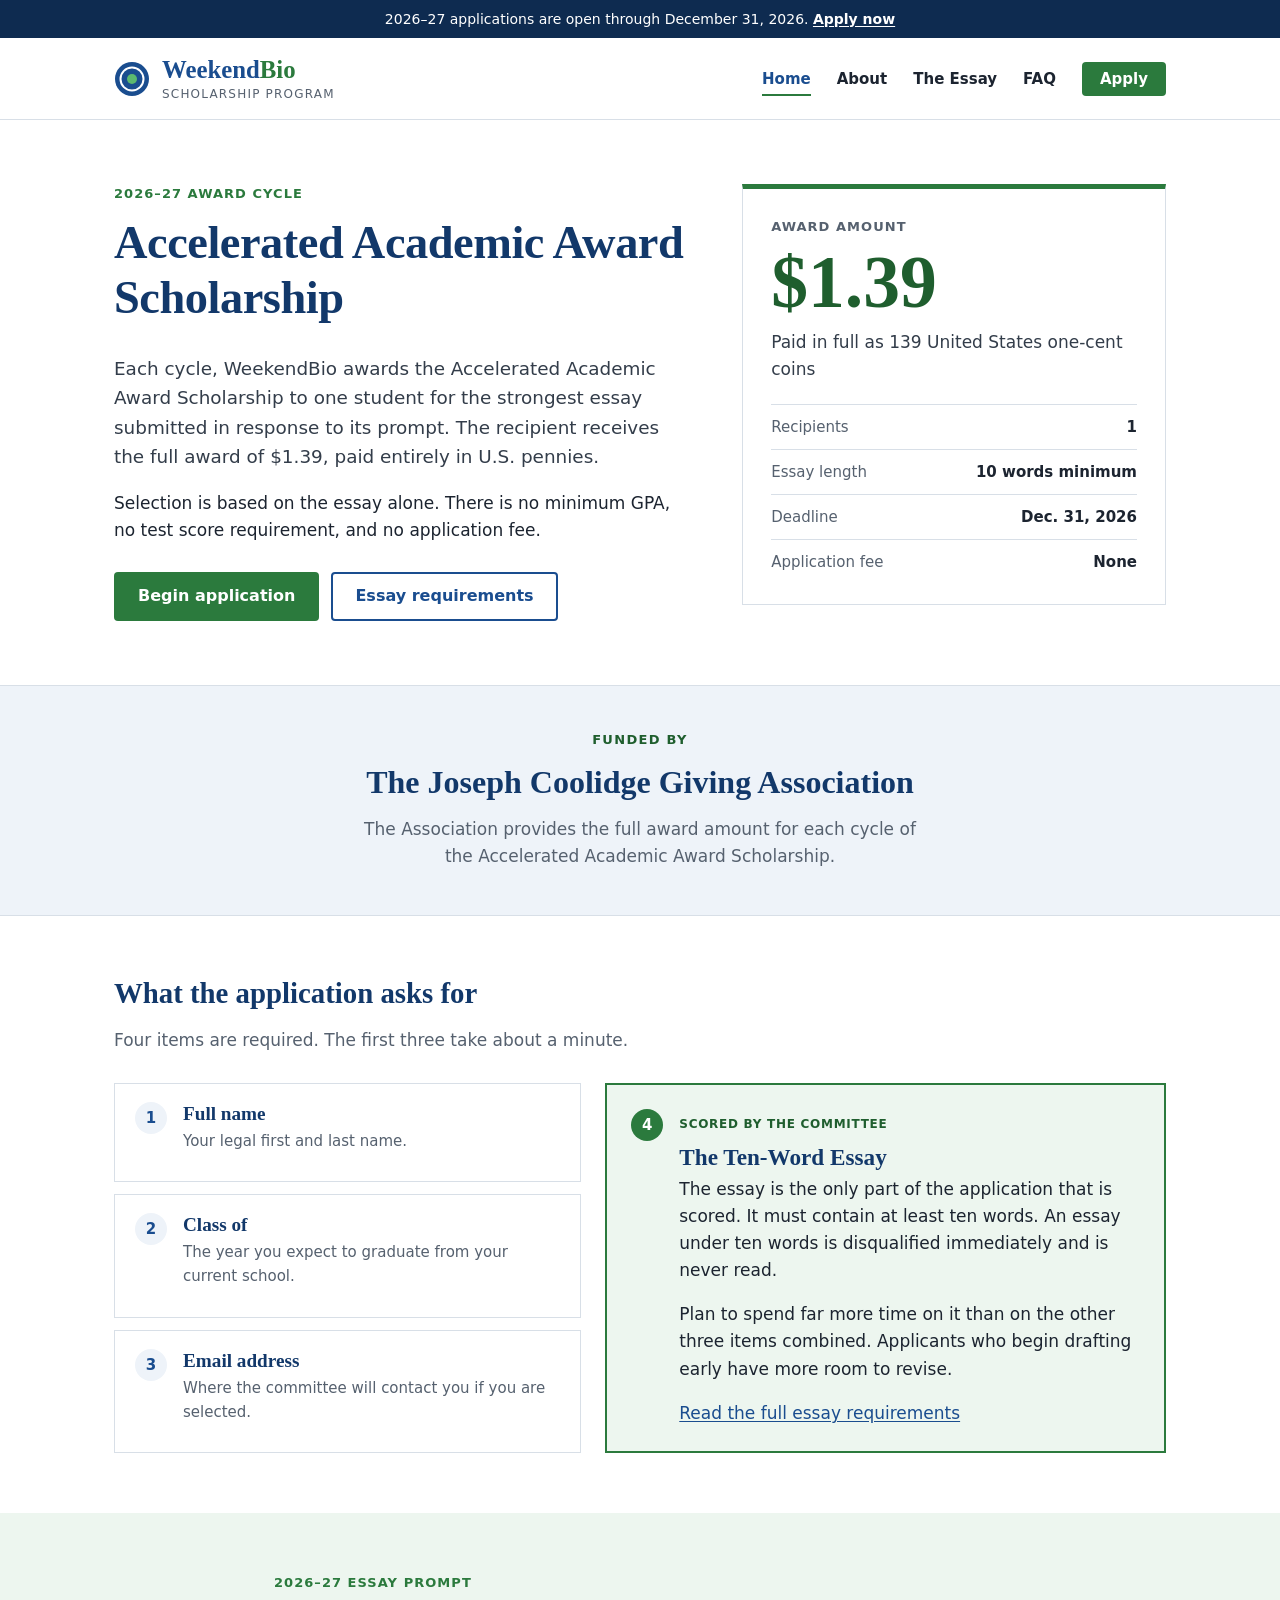
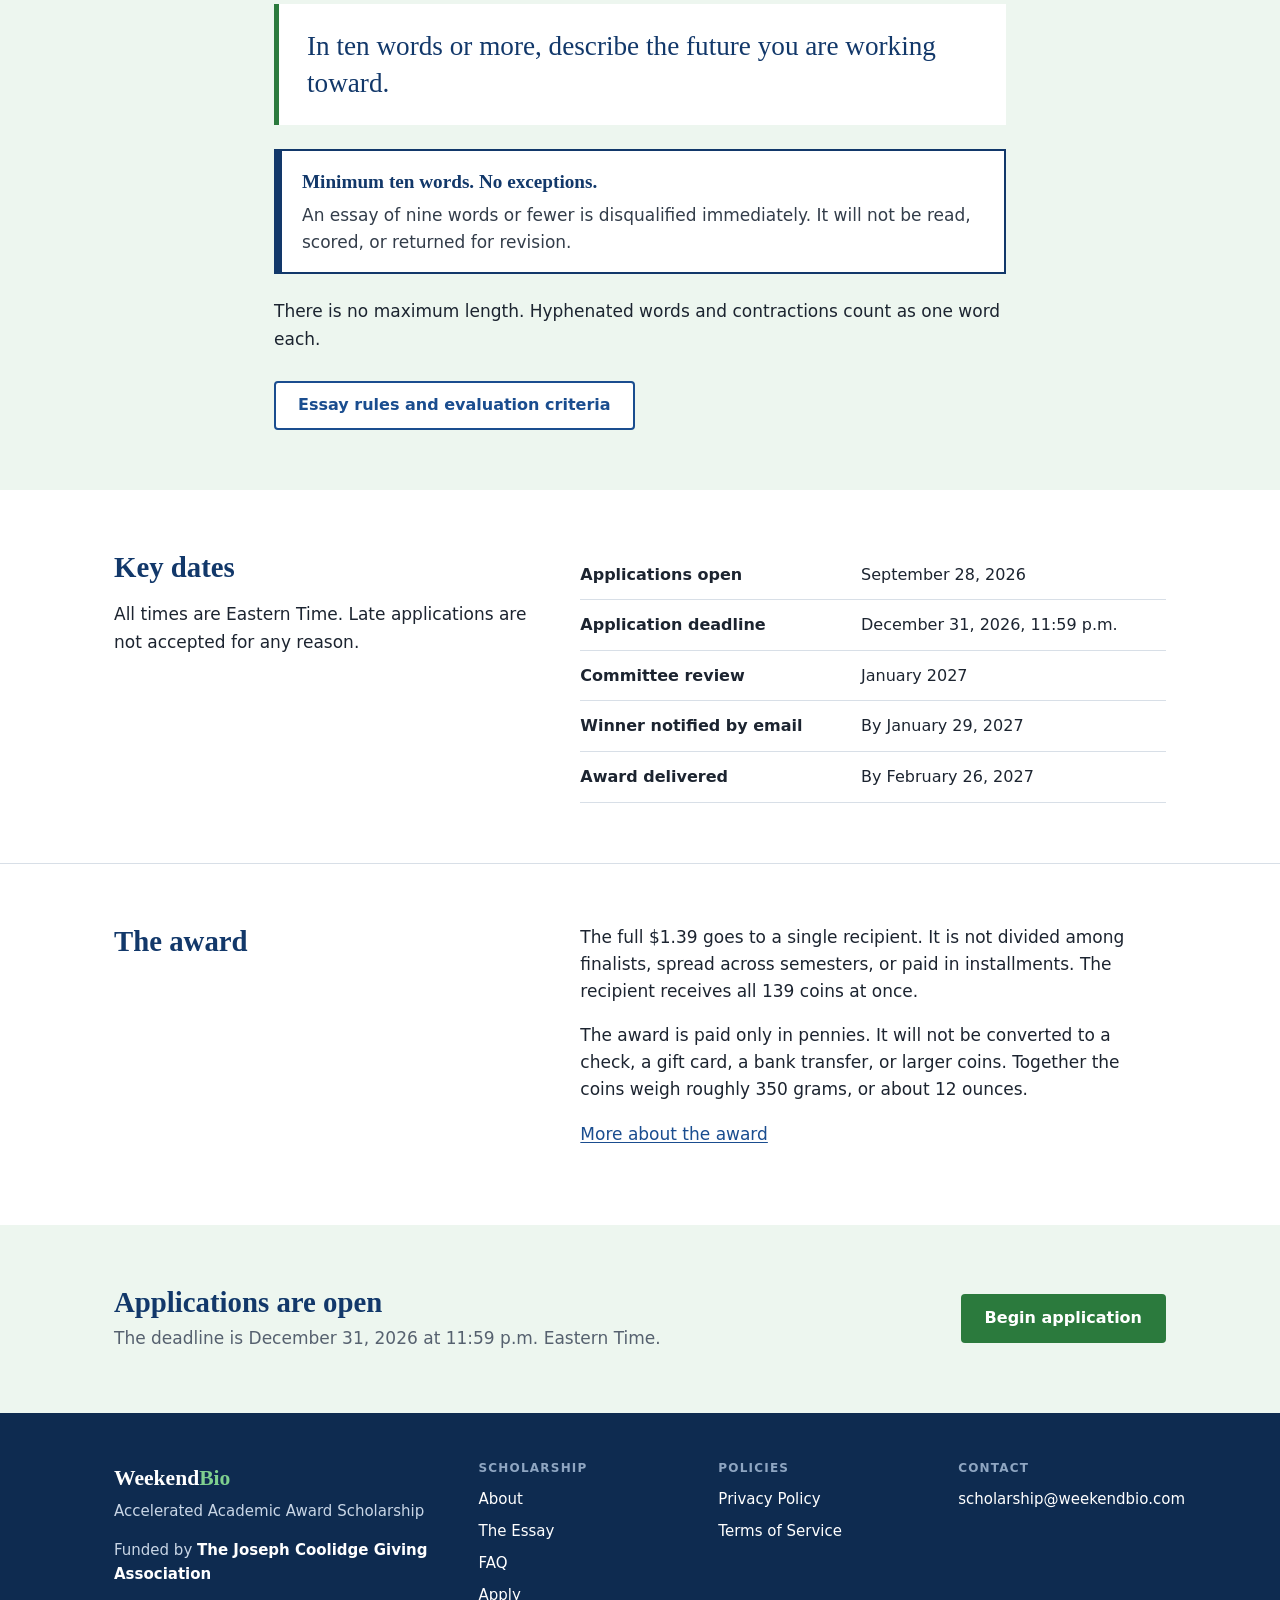
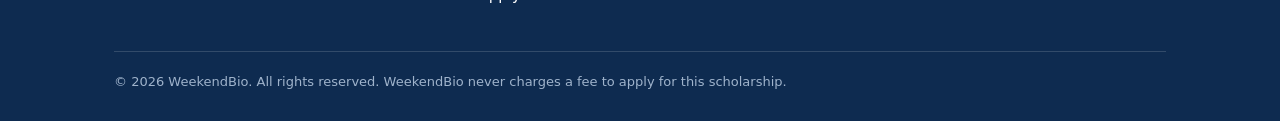
<file: index.html>
<!DOCTYPE html>
<html lang="en">
<head>
  <meta charset="utf-8">
  <meta name="viewport" content="width=device-width, initial-scale=1">
  <title>Accelerated Academic Award Scholarship | WeekendBio</title>
  <meta name="description" content="The WeekendBio Accelerated Academic Award Scholarship awards $1.39, paid in 139 U.S. pennies, for the strongest ten-word essay. Funded by The Joseph Coolidge Giving Association.">
  <link rel="icon" href="favicon.svg" type="image/svg+xml">
  <link rel="stylesheet" href="styles.css">
</head>
<body>
  <a class="skip" href="#main">Skip to main content</a>

  <div class="notice">
    <div class="wrap">2026–27 applications are open through December 31, 2026. <a href="apply.html">Apply now</a></div>
  </div>

  <header class="site-header">
    <div class="wrap header-inner">
      <a class="brand" href="index.html">
        <svg viewBox="0 0 36 36" aria-hidden="true"><circle cx="18" cy="18" r="17" fill="#1a4d8f"/><circle cx="18" cy="18" r="11.5" fill="none" stroke="#fff" stroke-width="2"/><circle cx="18" cy="18" r="5" fill="#5cb96f"/></svg>
        <span class="brand-text">
          <span class="brand-name">Weekend<span>Bio</span></span>
          <span class="brand-sub">Scholarship Program</span>
        </span>
      </a>
      <nav class="site-nav" aria-label="Main">
        <ul>
          <li><a href="index.html" aria-current="page">Home</a></li>
          <li><a href="about.html">About</a></li>
          <li><a href="essay.html">The Essay</a></li>
          <li><a href="faq.html">FAQ</a></li>
          <li><a class="nav-apply" href="apply.html">Apply</a></li>
        </ul>
      </nav>
    </div>
  </header>

  <main id="main">
    <section class="wrap intro">
      <div>
        <p class="kicker">2026–27 Award Cycle</p>
        <h1>Accelerated Academic Award Scholarship</h1>
        <p class="lede">Each cycle, WeekendBio awards the Accelerated Academic Award Scholarship to one student for the strongest essay submitted in response to its prompt. The recipient receives the full award of $1.39, paid entirely in U.S. pennies.</p>
        <p>Selection is based on the essay alone. There is no minimum GPA, no test score requirement, and no application fee.</p>
        <div class="actions">
          <a class="btn btn-primary" href="apply.html">Begin application</a>
          <a class="btn btn-secondary" href="essay.html">Essay requirements</a>
        </div>
      </div>

      <aside class="award-card" aria-label="Award summary">
        <p class="award-label">Award amount</p>
        <p class="award-amount">$1.39</p>
        <p class="award-note">Paid in full as 139 United States one-cent coins</p>
        <dl class="facts">
          <div><dt>Recipients</dt><dd>1</dd></div>
          <div><dt>Essay length</dt><dd>10 words minimum</dd></div>
          <div><dt>Deadline</dt><dd>Dec. 31, 2026</dd></div>
          <div><dt>Application fee</dt><dd>None</dd></div>
        </dl>
      </aside>
    </section>

    <section class="funder" aria-label="Funding">
      <div class="wrap">
        <p class="funder-label">Funded by</p>
        <p class="funder-name">The Joseph Coolidge Giving Association</p>
        <p class="funder-text">The Association provides the full award amount for each cycle of the Accelerated Academic Award Scholarship.</p>
      </div>
    </section>

    <section class="section">
      <div class="wrap">
        <h2>What the application asks for</h2>
        <p class="section-lede">Four items are required. The first three take about a minute.</p>
        <div class="req-grid">
          <ol class="req-basic">
            <li>
              <span class="req-num">1</span>
              <div>
                <h3>Full name</h3>
                <p>Your legal first and last name.</p>
              </div>
            </li>
            <li>
              <span class="req-num">2</span>
              <div>
                <h3>Class of</h3>
                <p>The year you expect to graduate from your current school.</p>
              </div>
            </li>
            <li>
              <span class="req-num">3</span>
              <div>
                <h3>Email address</h3>
                <p>Where the committee will contact you if you are selected.</p>
              </div>
            </li>
          </ol>
          <div class="req-essay">
            <span class="req-num">4</span>
            <div>
              <span class="req-tag">Scored by the committee</span>
              <h3>The Ten-Word Essay</h3>
              <p>The essay is the only part of the application that is scored. It must contain at least ten words. An essay under ten words is disqualified immediately and is never read.</p>
              <p>Plan to spend far more time on it than on the other three items combined. Applicants who begin drafting early have more room to revise.</p>
              <a href="essay.html">Read the full essay requirements</a>
            </div>
          </div>
        </div>
      </div>
    </section>

    <section class="section section-tint">
      <div class="wrap narrow">
        <p class="kicker">2026–27 Essay Prompt</p>
        <blockquote class="prompt">In ten words or more, describe the future you are working toward.</blockquote>
        <div class="callout">
          <p><strong>Minimum ten words. No exceptions.</strong>An essay of nine words or fewer is disqualified immediately. It will not be read, scored, or returned for revision.</p>
        </div>
        <p>There is no maximum length. Hyphenated words and contractions count as one word each.</p>
        <div class="actions">
          <a class="btn btn-secondary" href="essay.html">Essay rules and evaluation criteria</a>
        </div>
      </div>
    </section>

    <section class="section">
      <div class="wrap two-col">
        <div>
          <h2>Key dates</h2>
          <p>All times are Eastern Time. Late applications are not accepted for any reason.</p>
        </div>
        <table class="dates">
          <tbody>
            <tr><th scope="row">Applications open</th><td>September 28, 2026</td></tr>
            <tr><th scope="row">Application deadline</th><td>December 31, 2026, 11:59 p.m.</td></tr>
            <tr><th scope="row">Committee review</th><td>January 2027</td></tr>
            <tr><th scope="row">Winner notified by email</th><td>By January 29, 2027</td></tr>
            <tr><th scope="row">Award delivered</th><td>By February 26, 2027</td></tr>
          </tbody>
        </table>
      </div>
    </section>

    <section class="section">
      <div class="wrap two-col">
        <div>
          <h2>The award</h2>
        </div>
        <div>
          <p>The full $1.39 goes to a single recipient. It is not divided among finalists, spread across semesters, or paid in installments. The recipient receives all 139 coins at once.</p>
          <p>The award is paid only in pennies. It will not be converted to a check, a gift card, a bank transfer, or larger coins. Together the coins weigh roughly 350 grams, or about 12 ounces.</p>
          <p><a href="about.html#the-award">More about the award</a></p>
        </div>
      </div>
    </section>

    <section class="section section-tint">
      <div class="wrap cta-inner">
        <div>
          <h2>Applications are open</h2>
          <p>The deadline is December 31, 2026 at 11:59 p.m. Eastern Time.</p>
        </div>
        <a class="btn btn-primary" href="apply.html">Begin application</a>
      </div>
    </section>
  </main>

  <footer class="site-footer">
    <div class="wrap">
      <div class="footer-grid">
        <div>
          <p class="footer-brand">Weekend<span>Bio</span></p>
          <p>Accelerated Academic Award Scholarship</p>
          <p class="footer-funder">Funded by <strong>The Joseph Coolidge Giving Association</strong></p>
        </div>
        <div>
          <h2>Scholarship</h2>
          <ul>
            <li><a href="about.html">About</a></li>
            <li><a href="essay.html">The Essay</a></li>
            <li><a href="faq.html">FAQ</a></li>
            <li><a href="apply.html">Apply</a></li>
          </ul>
        </div>
        <div>
          <h2>Policies</h2>
          <ul>
            <li><a href="privacy.html">Privacy Policy</a></li>
            <li><a href="terms.html">Terms of Service</a></li>
          </ul>
        </div>
        <div>
          <h2>Contact</h2>
          <ul>
            <li><a href="mailto:scholarship@weekendbio.com">scholarship@weekendbio.com</a></li>
          </ul>
        </div>
      </div>
      <p class="footer-legal">© 2026 WeekendBio. All rights reserved. WeekendBio never charges a fee to apply for this scholarship.</p>
    </div>
  </footer>
</body>
</html>
</file>
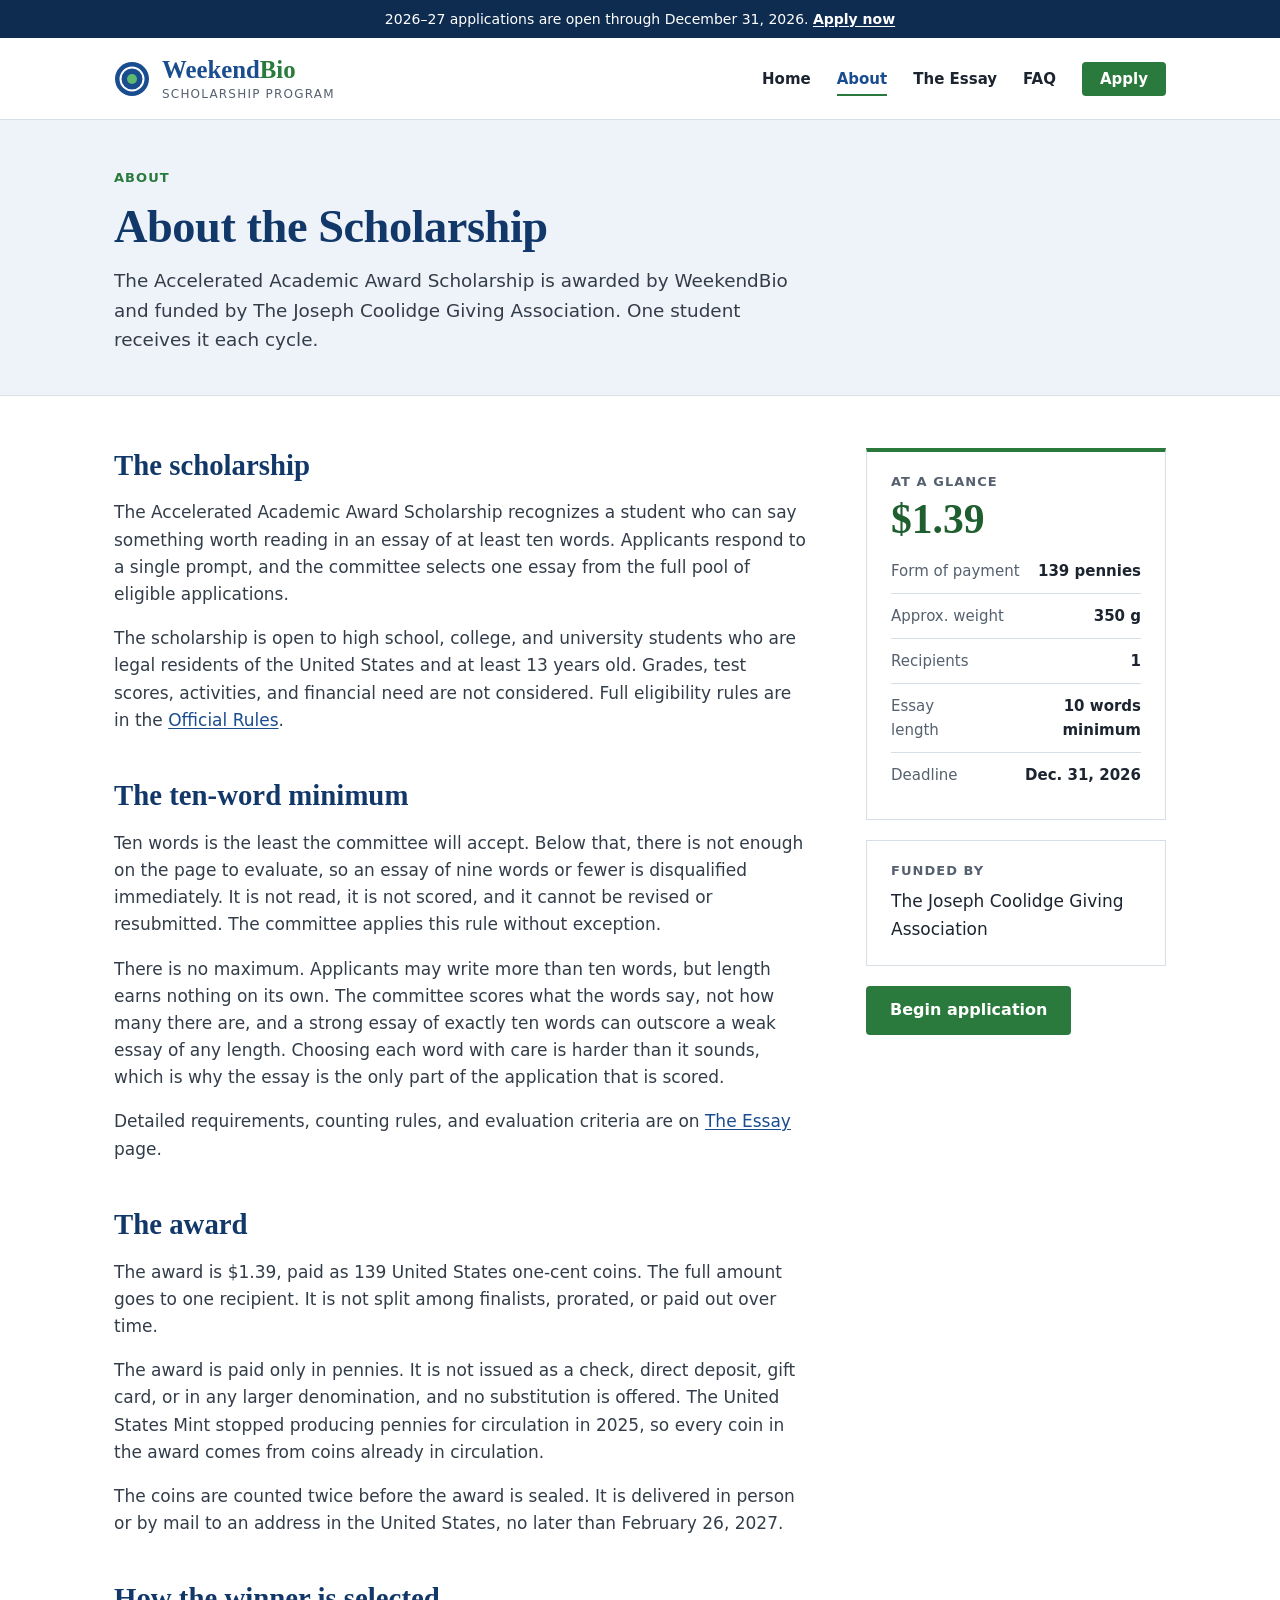
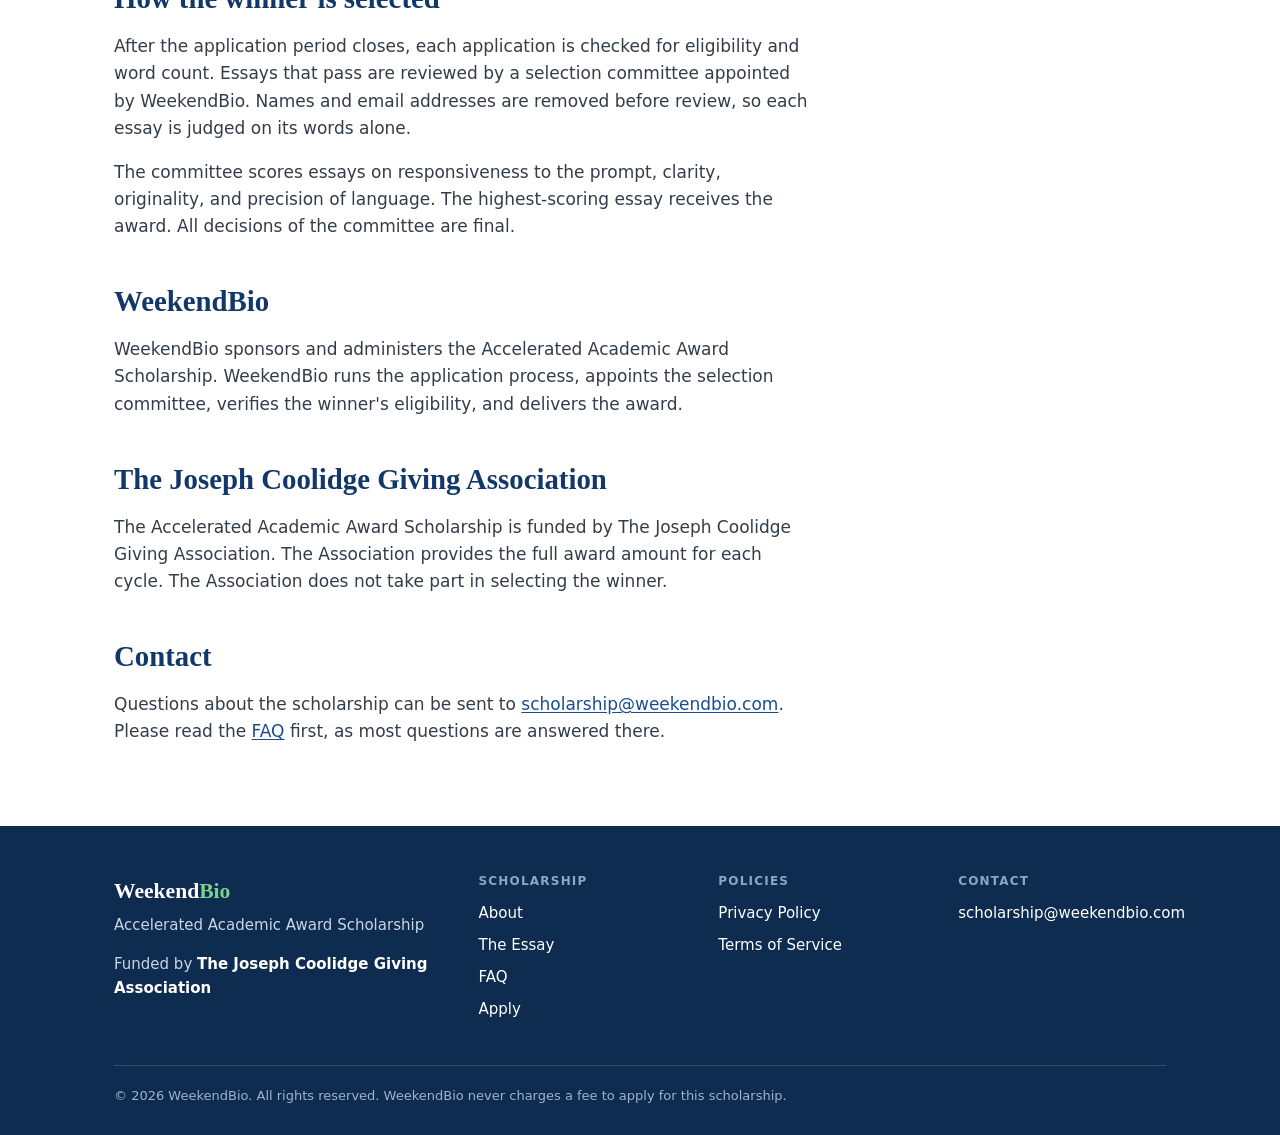
<file: about.html>
<!DOCTYPE html>
<html lang="en">
<head>
  <meta charset="utf-8">
  <meta name="viewport" content="width=device-width, initial-scale=1">
  <title>About the Scholarship | WeekendBio</title>
  <meta name="description" content="About the WeekendBio Accelerated Academic Award Scholarship: the ten-word essay, the $1.39 award paid in pennies, the selection process, and The Joseph Coolidge Giving Association.">
  <link rel="icon" href="favicon.svg" type="image/svg+xml">
  <link rel="stylesheet" href="styles.css">
</head>
<body>
  <a class="skip" href="#main">Skip to main content</a>

  <div class="notice">
    <div class="wrap">2026–27 applications are open through December 31, 2026. <a href="apply.html">Apply now</a></div>
  </div>

  <header class="site-header">
    <div class="wrap header-inner">
      <a class="brand" href="index.html">
        <svg viewBox="0 0 36 36" aria-hidden="true"><circle cx="18" cy="18" r="17" fill="#1a4d8f"/><circle cx="18" cy="18" r="11.5" fill="none" stroke="#fff" stroke-width="2"/><circle cx="18" cy="18" r="5" fill="#5cb96f"/></svg>
        <span class="brand-text">
          <span class="brand-name">Weekend<span>Bio</span></span>
          <span class="brand-sub">Scholarship Program</span>
        </span>
      </a>
      <nav class="site-nav" aria-label="Main">
        <ul>
          <li><a href="index.html">Home</a></li>
          <li><a href="about.html" aria-current="page">About</a></li>
          <li><a href="essay.html">The Essay</a></li>
          <li><a href="faq.html">FAQ</a></li>
          <li><a class="nav-apply" href="apply.html">Apply</a></li>
        </ul>
      </nav>
    </div>
  </header>

  <main id="main">
    <div class="page-head">
      <div class="wrap">
        <p class="kicker">About</p>
        <h1>About the Scholarship</h1>
        <p class="lede">The Accelerated Academic Award Scholarship is awarded by WeekendBio and funded by The Joseph Coolidge Giving Association. One student receives it each cycle.</p>
      </div>
    </div>

    <div class="wrap content-layout">
      <div class="prose">
        <h2>The scholarship</h2>
        <p>The Accelerated Academic Award Scholarship recognizes a student who can say something worth reading in an essay of at least ten words. Applicants respond to a single prompt, and the committee selects one essay from the full pool of eligible applications.</p>
        <p>The scholarship is open to high school, college, and university students who are legal residents of the United States and at least 13 years old. Grades, test scores, activities, and financial need are not considered. Full eligibility rules are in the <a href="terms.html#eligibility">Official Rules</a>.</p>

        <h2>The ten-word minimum</h2>
        <p>Ten words is the least the committee will accept. Below that, there is not enough on the page to evaluate, so an essay of nine words or fewer is disqualified immediately. It is not read, it is not scored, and it cannot be revised or resubmitted. The committee applies this rule without exception.</p>
        <p>There is no maximum. Applicants may write more than ten words, but length earns nothing on its own. The committee scores what the words say, not how many there are, and a strong essay of exactly ten words can outscore a weak essay of any length. Choosing each word with care is harder than it sounds, which is why the essay is the only part of the application that is scored.</p>
        <p>Detailed requirements, counting rules, and evaluation criteria are on <a href="essay.html">The Essay</a> page.</p>

        <h2 id="the-award">The award</h2>
        <p>The award is $1.39, paid as 139 United States one-cent coins. The full amount goes to one recipient. It is not split among finalists, prorated, or paid out over time.</p>
        <p>The award is paid only in pennies. It is not issued as a check, direct deposit, gift card, or in any larger denomination, and no substitution is offered. The United States Mint stopped producing pennies for circulation in 2025, so every coin in the award comes from coins already in circulation.</p>
        <p>The coins are counted twice before the award is sealed. It is delivered in person or by mail to an address in the United States, no later than February 26, 2027.</p>

        <h2>How the winner is selected</h2>
        <p>After the application period closes, each application is checked for eligibility and word count. Essays that pass are reviewed by a selection committee appointed by WeekendBio. Names and email addresses are removed before review, so each essay is judged on its words alone.</p>
        <p>The committee scores essays on responsiveness to the prompt, clarity, originality, and precision of language. The highest-scoring essay receives the award. All decisions of the committee are final.</p>

        <h2>WeekendBio</h2>
        <p>WeekendBio sponsors and administers the Accelerated Academic Award Scholarship. WeekendBio runs the application process, appoints the selection committee, verifies the winner's eligibility, and delivers the award.</p>

        <h2>The Joseph Coolidge Giving Association</h2>
        <p>The Accelerated Academic Award Scholarship is funded by The Joseph Coolidge Giving Association. The Association provides the full award amount for each cycle. The Association does not take part in selecting the winner.</p>

        <h2>Contact</h2>
        <p>Questions about the scholarship can be sent to <a href="mailto:scholarship@weekendbio.com">scholarship@weekendbio.com</a>. Please read the <a href="faq.html">FAQ</a> first, as most questions are answered there.</p>
      </div>

      <aside>
        <div class="sticky">
          <div class="side-box side-box-accent">
            <h2>At a glance</h2>
            <p class="side-amount">$1.39</p>
            <dl class="facts">
              <div><dt>Form of payment</dt><dd>139 pennies</dd></div>
              <div><dt>Approx. weight</dt><dd>350 g</dd></div>
              <div><dt>Recipients</dt><dd>1</dd></div>
              <div><dt>Essay length</dt><dd>10 words minimum</dd></div>
              <div><dt>Deadline</dt><dd>Dec. 31, 2026</dd></div>
            </dl>
          </div>
          <div class="side-box">
            <h2>Funded by</h2>
            <p>The Joseph Coolidge Giving Association</p>
          </div>
          <a class="btn btn-primary" href="apply.html">Begin application</a>
        </div>
      </aside>
    </div>
  </main>

  <footer class="site-footer">
    <div class="wrap">
      <div class="footer-grid">
        <div>
          <p class="footer-brand">Weekend<span>Bio</span></p>
          <p>Accelerated Academic Award Scholarship</p>
          <p class="footer-funder">Funded by <strong>The Joseph Coolidge Giving Association</strong></p>
        </div>
        <div>
          <h2>Scholarship</h2>
          <ul>
            <li><a href="about.html">About</a></li>
            <li><a href="essay.html">The Essay</a></li>
            <li><a href="faq.html">FAQ</a></li>
            <li><a href="apply.html">Apply</a></li>
          </ul>
        </div>
        <div>
          <h2>Policies</h2>
          <ul>
            <li><a href="privacy.html">Privacy Policy</a></li>
            <li><a href="terms.html">Terms of Service</a></li>
          </ul>
        </div>
        <div>
          <h2>Contact</h2>
          <ul>
            <li><a href="mailto:scholarship@weekendbio.com">scholarship@weekendbio.com</a></li>
          </ul>
        </div>
      </div>
      <p class="footer-legal">© 2026 WeekendBio. All rights reserved. WeekendBio never charges a fee to apply for this scholarship.</p>
    </div>
  </footer>
</body>
</html>
</file>
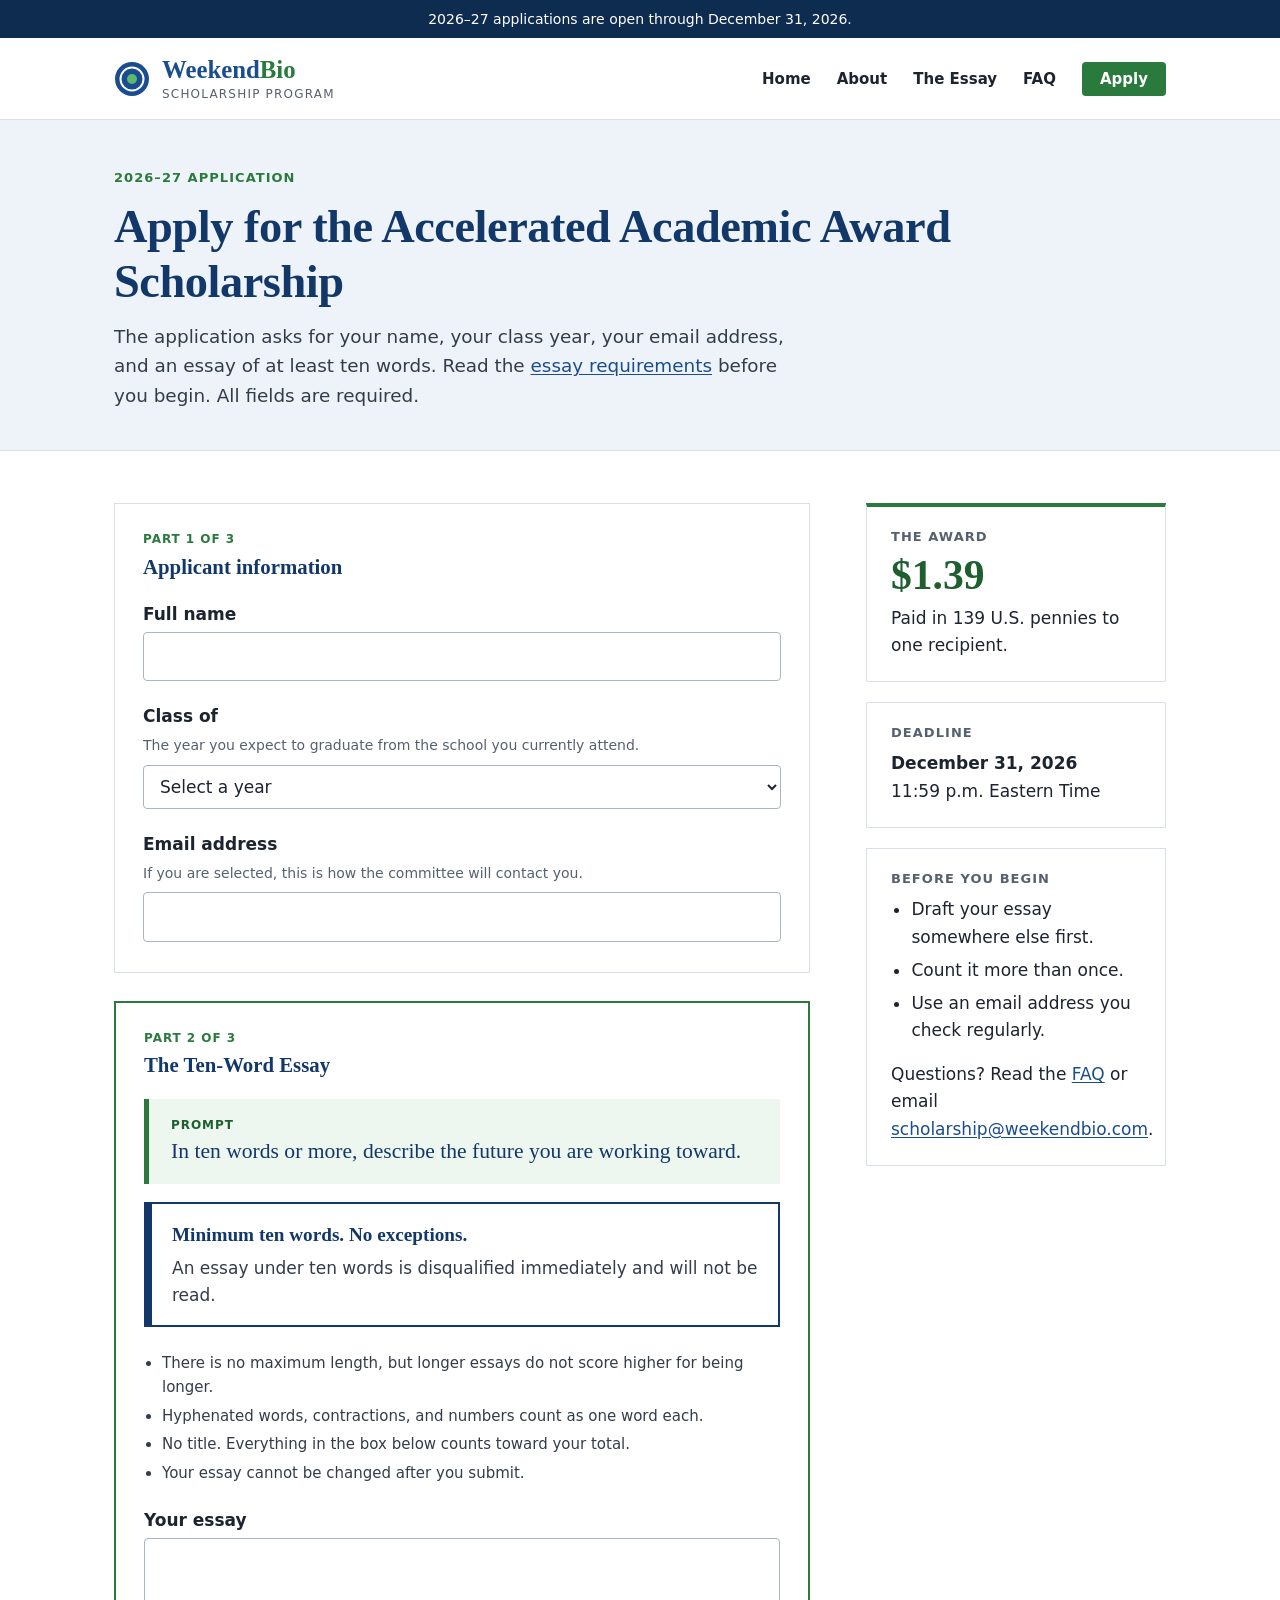
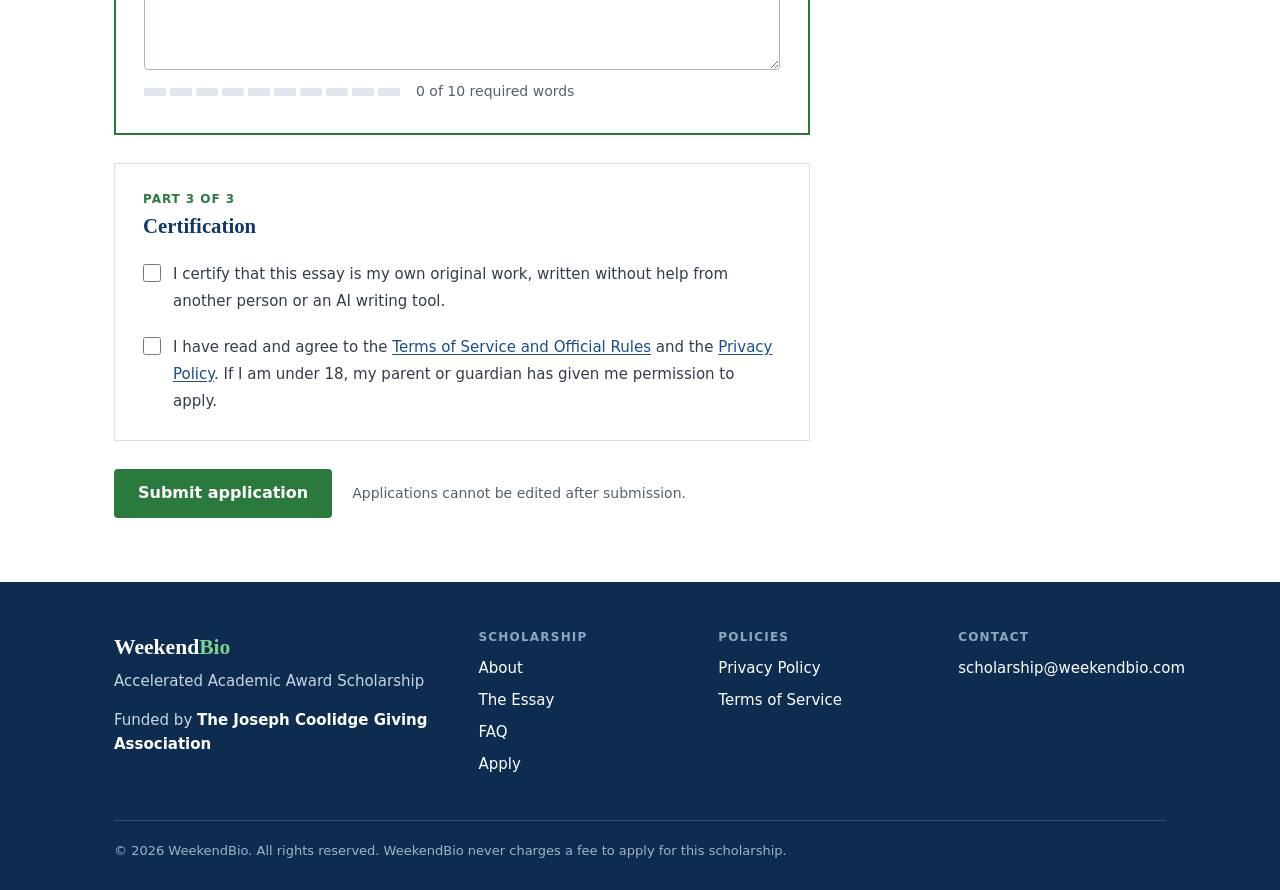
<file: apply.html>
<!DOCTYPE html>
<html lang="en">
<head>
  <meta charset="utf-8">
  <meta name="viewport" content="width=device-width, initial-scale=1">
  <title>Apply | WeekendBio Scholarship</title>
  <meta name="description" content="Apply for the WeekendBio Accelerated Academic Award Scholarship. Name, class year, email, and a ten-word essay are required.">
  <link rel="icon" href="favicon.svg" type="image/svg+xml">
  <link rel="stylesheet" href="styles.css">
  <script src="apply.js" defer></script>
</head>
<body>
  <a class="skip" href="#main">Skip to main content</a>

  <div class="notice">
    <div class="wrap">2026–27 applications are open through December 31, 2026.</div>
  </div>

  <header class="site-header">
    <div class="wrap header-inner">
      <a class="brand" href="index.html">
        <svg viewBox="0 0 36 36" aria-hidden="true"><circle cx="18" cy="18" r="17" fill="#1a4d8f"/><circle cx="18" cy="18" r="11.5" fill="none" stroke="#fff" stroke-width="2"/><circle cx="18" cy="18" r="5" fill="#5cb96f"/></svg>
        <span class="brand-text">
          <span class="brand-name">Weekend<span>Bio</span></span>
          <span class="brand-sub">Scholarship Program</span>
        </span>
      </a>
      <nav class="site-nav" aria-label="Main">
        <ul>
          <li><a href="index.html">Home</a></li>
          <li><a href="about.html">About</a></li>
          <li><a href="essay.html">The Essay</a></li>
          <li><a href="faq.html">FAQ</a></li>
          <li><a class="nav-apply" href="apply.html" aria-current="page">Apply</a></li>
        </ul>
      </nav>
    </div>
  </header>

  <main id="main">
    <div class="page-head">
      <div class="wrap">
        <p class="kicker">2026–27 Application</p>
        <h1>Apply for the Accelerated Academic Award Scholarship</h1>
        <p class="lede">The application asks for your name, your class year, your email address, and an essay of at least ten words. Read the <a href="essay.html">essay requirements</a> before you begin. All fields are required.</p>
      </div>
    </div>

    <div class="wrap content-layout">
      <div>
        <form id="application" class="application" action="https://formspree.io/f/YOUR_FORM_ID" method="POST" novalidate>
          <input type="hidden" name="_subject" value="New application: Accelerated Academic Award Scholarship">
          <div class="hp" aria-hidden="true">
            <label>Leave this field empty <input type="text" name="_gotcha" tabindex="-1" autocomplete="off"></label>
          </div>

          <fieldset class="form-part">
            <legend><span class="part-num">Part 1 of 3</span>Applicant information</legend>

            <div class="field">
              <label for="name">Full name</label>
              <input id="name" name="name" type="text" autocomplete="name" required aria-describedby="name-error">
              <p class="error" id="name-error" hidden></p>
            </div>

            <div class="field">
              <label for="class_of">Class of</label>
              <p class="hint" id="class_of-hint">The year you expect to graduate from the school you currently attend.</p>
              <select id="class_of" name="class_of" required aria-describedby="class_of-hint class_of-error">
                <option value="">Select a year</option>
                <option>2026</option>
                <option>2027</option>
                <option>2028</option>
                <option>2029</option>
                <option>2030</option>
                <option>2031</option>
                <option>2032</option>
                <option>2033</option>
              </select>
              <p class="error" id="class_of-error" hidden></p>
            </div>

            <div class="field">
              <label for="email">Email address</label>
              <p class="hint" id="email-hint">If you are selected, this is how the committee will contact you.</p>
              <input id="email" name="email" type="email" autocomplete="email" required aria-describedby="email-hint email-error">
              <p class="error" id="email-error" hidden></p>
            </div>
          </fieldset>

          <fieldset class="form-part form-part-essay">
            <legend><span class="part-num">Part 2 of 3</span>The Ten-Word Essay</legend>

            <div class="prompt">
              <p class="prompt-label">Prompt</p>
              <p class="prompt-text">In ten words or more, describe the future you are working toward.</p>
            </div>

            <div class="callout">
              <p><strong>Minimum ten words. No exceptions.</strong>An essay under ten words is disqualified immediately and will not be read.</p>
            </div>

            <ul class="essay-rules">
              <li>There is no maximum length, but longer essays do not score higher for being longer.</li>
              <li>Hyphenated words, contractions, and numbers count as one word each.</li>
              <li>No title. Everything in the box below counts toward your total.</li>
              <li>Your essay cannot be changed after you submit.</li>
            </ul>

            <div class="field">
              <label for="essay">Your essay</label>
              <textarea id="essay" name="essay" rows="4" required spellcheck="true" aria-describedby="essay-count essay-error"></textarea>
              <div class="counter">
                <div class="meter" id="essay-meter" aria-hidden="true">
                  <span></span><span></span><span></span><span></span><span></span><span></span><span></span><span></span><span></span><span></span>
                </div>
                <p class="count" id="essay-count">0 of 10 required words</p>
              </div>
              <p class="error" id="essay-error" hidden></p>
            </div>
          </fieldset>

          <fieldset class="form-part">
            <legend><span class="part-num">Part 3 of 3</span>Certification</legend>

            <div class="check">
              <input type="checkbox" id="certify" name="certify_original" value="yes" required aria-describedby="certify-error">
              <div class="check-body">
                <label for="certify">I certify that this essay is my own original work, written without help from another person or an AI writing tool.</label>
                <p class="error" id="certify-error" hidden></p>
              </div>
            </div>

            <div class="check">
              <input type="checkbox" id="agree" name="agree_terms" value="yes" required aria-describedby="agree-error">
              <div class="check-body">
                <label for="agree">I have read and agree to the <a href="terms.html" target="_blank" rel="noopener">Terms of Service and Official Rules</a> and the <a href="privacy.html" target="_blank" rel="noopener">Privacy Policy</a>. If I am under 18, my parent or guardian has given me permission to apply.</label>
                <p class="error" id="agree-error" hidden></p>
              </div>
            </div>
          </fieldset>

          <div class="submit-row">
            <button type="submit" class="btn btn-primary">Submit application</button>
            <p class="submit-note">Applications cannot be edited after submission.</p>
          </div>

          <p class="form-status" id="form-status" role="alert" hidden></p>
        </form>

        <div class="confirmation" id="confirmation" tabindex="-1" hidden>
          <h2>Application received</h2>
          <p>Thank you<span id="confirm-name"></span>. Your application for the Accelerated Academic Award Scholarship has been submitted.</p>
          <p>The selection committee will review all eligible essays after the application period closes on December 31, 2026. The winner will be notified by email by January 29, 2027.</p>
          <p><a href="index.html">Return to the scholarship home page</a></p>
        </div>
      </div>

      <aside>
        <div class="sticky">
          <div class="side-box side-box-accent">
            <h2>The award</h2>
            <p class="side-amount">$1.39</p>
            <p>Paid in 139 U.S. pennies to one recipient.</p>
          </div>
          <div class="side-box">
            <h2>Deadline</h2>
            <p><strong>December 31, 2026</strong><br>11:59 p.m. Eastern Time</p>
          </div>
          <div class="side-box">
            <h2>Before you begin</h2>
            <ul>
              <li>Draft your essay somewhere else first.</li>
              <li>Count it more than once.</li>
              <li>Use an email address you check regularly.</li>
            </ul>
            <p>Questions? Read the <a href="faq.html">FAQ</a> or email <a href="mailto:scholarship@weekendbio.com">scholarship@weekendbio.com</a>.</p>
          </div>
        </div>
      </aside>
    </div>
  </main>

  <footer class="site-footer">
    <div class="wrap">
      <div class="footer-grid">
        <div>
          <p class="footer-brand">Weekend<span>Bio</span></p>
          <p>Accelerated Academic Award Scholarship</p>
          <p class="footer-funder">Funded by <strong>The Joseph Coolidge Giving Association</strong></p>
        </div>
        <div>
          <h2>Scholarship</h2>
          <ul>
            <li><a href="about.html">About</a></li>
            <li><a href="essay.html">The Essay</a></li>
            <li><a href="faq.html">FAQ</a></li>
            <li><a href="apply.html">Apply</a></li>
          </ul>
        </div>
        <div>
          <h2>Policies</h2>
          <ul>
            <li><a href="privacy.html">Privacy Policy</a></li>
            <li><a href="terms.html">Terms of Service</a></li>
          </ul>
        </div>
        <div>
          <h2>Contact</h2>
          <ul>
            <li><a href="mailto:scholarship@weekendbio.com">scholarship@weekendbio.com</a></li>
          </ul>
        </div>
      </div>
      <p class="footer-legal">© 2026 WeekendBio. All rights reserved. WeekendBio never charges a fee to apply for this scholarship.</p>
    </div>
  </footer>
</body>
</html>
</file>
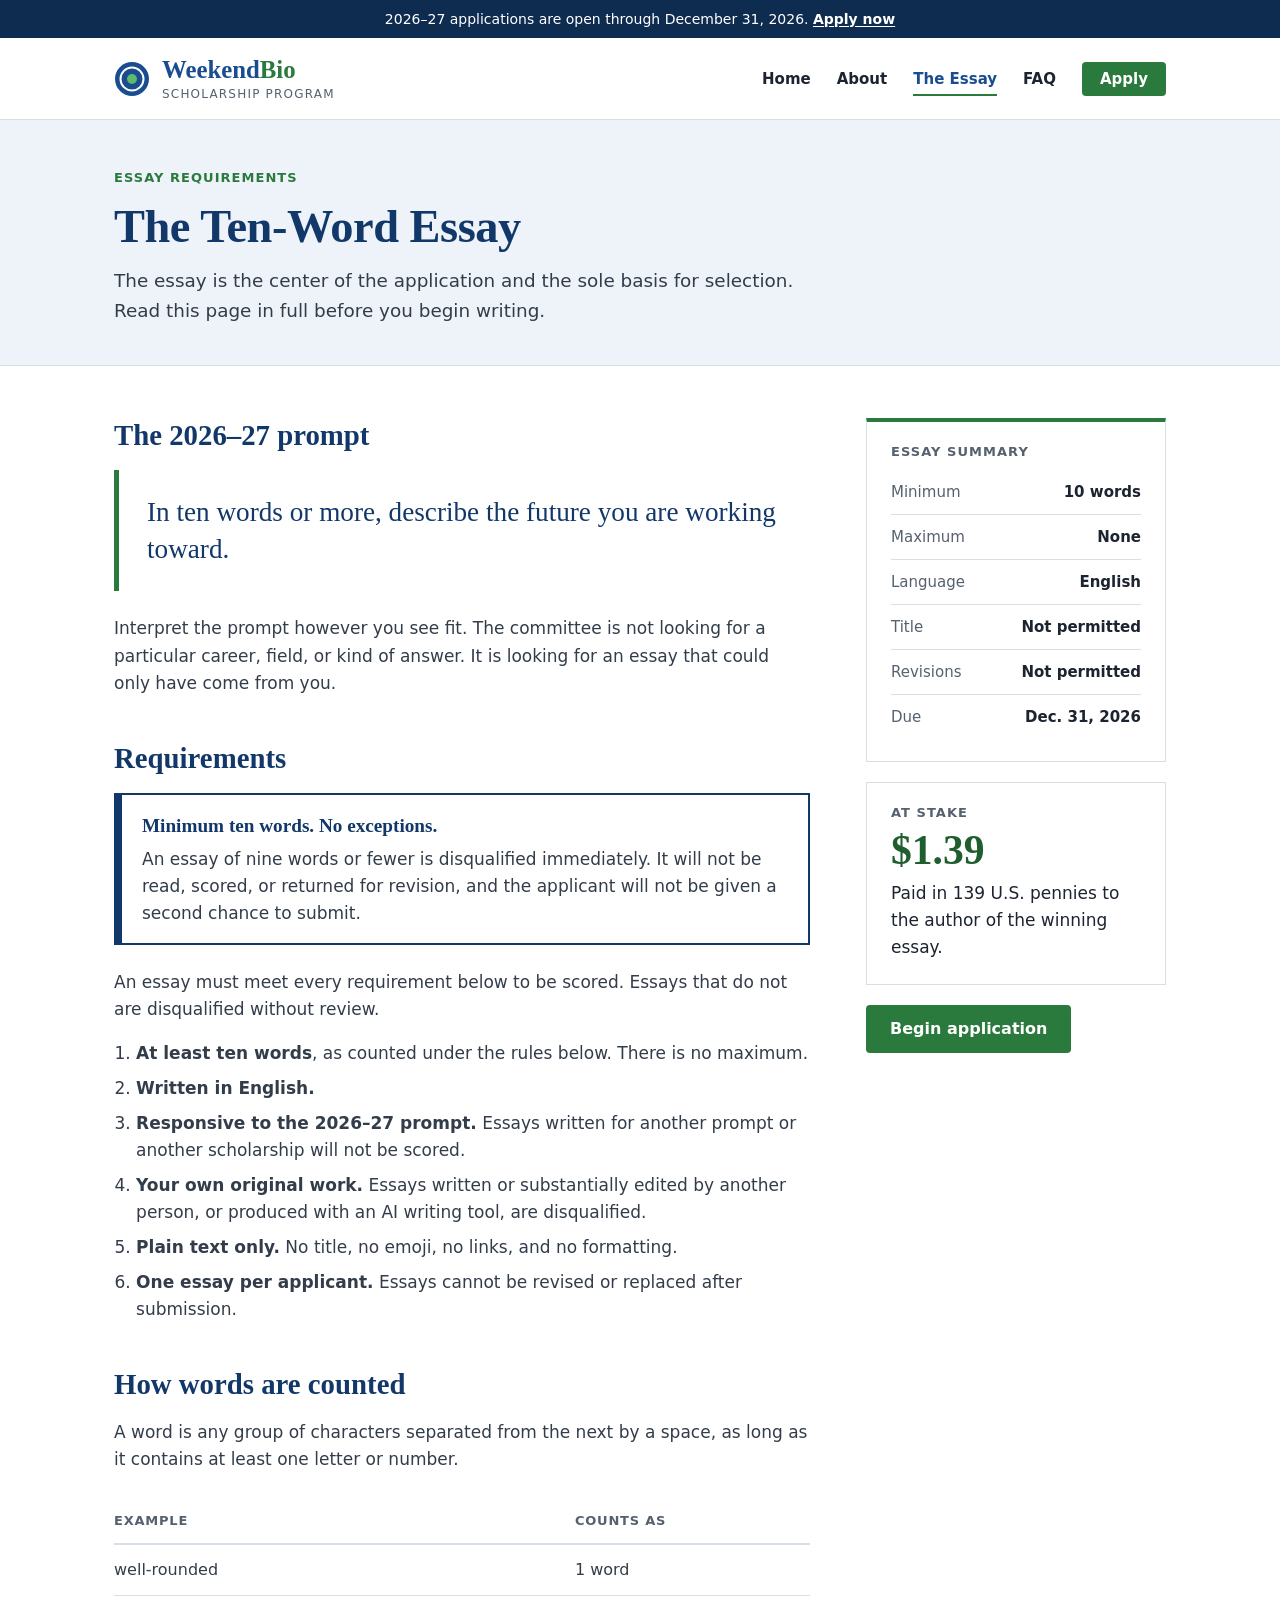
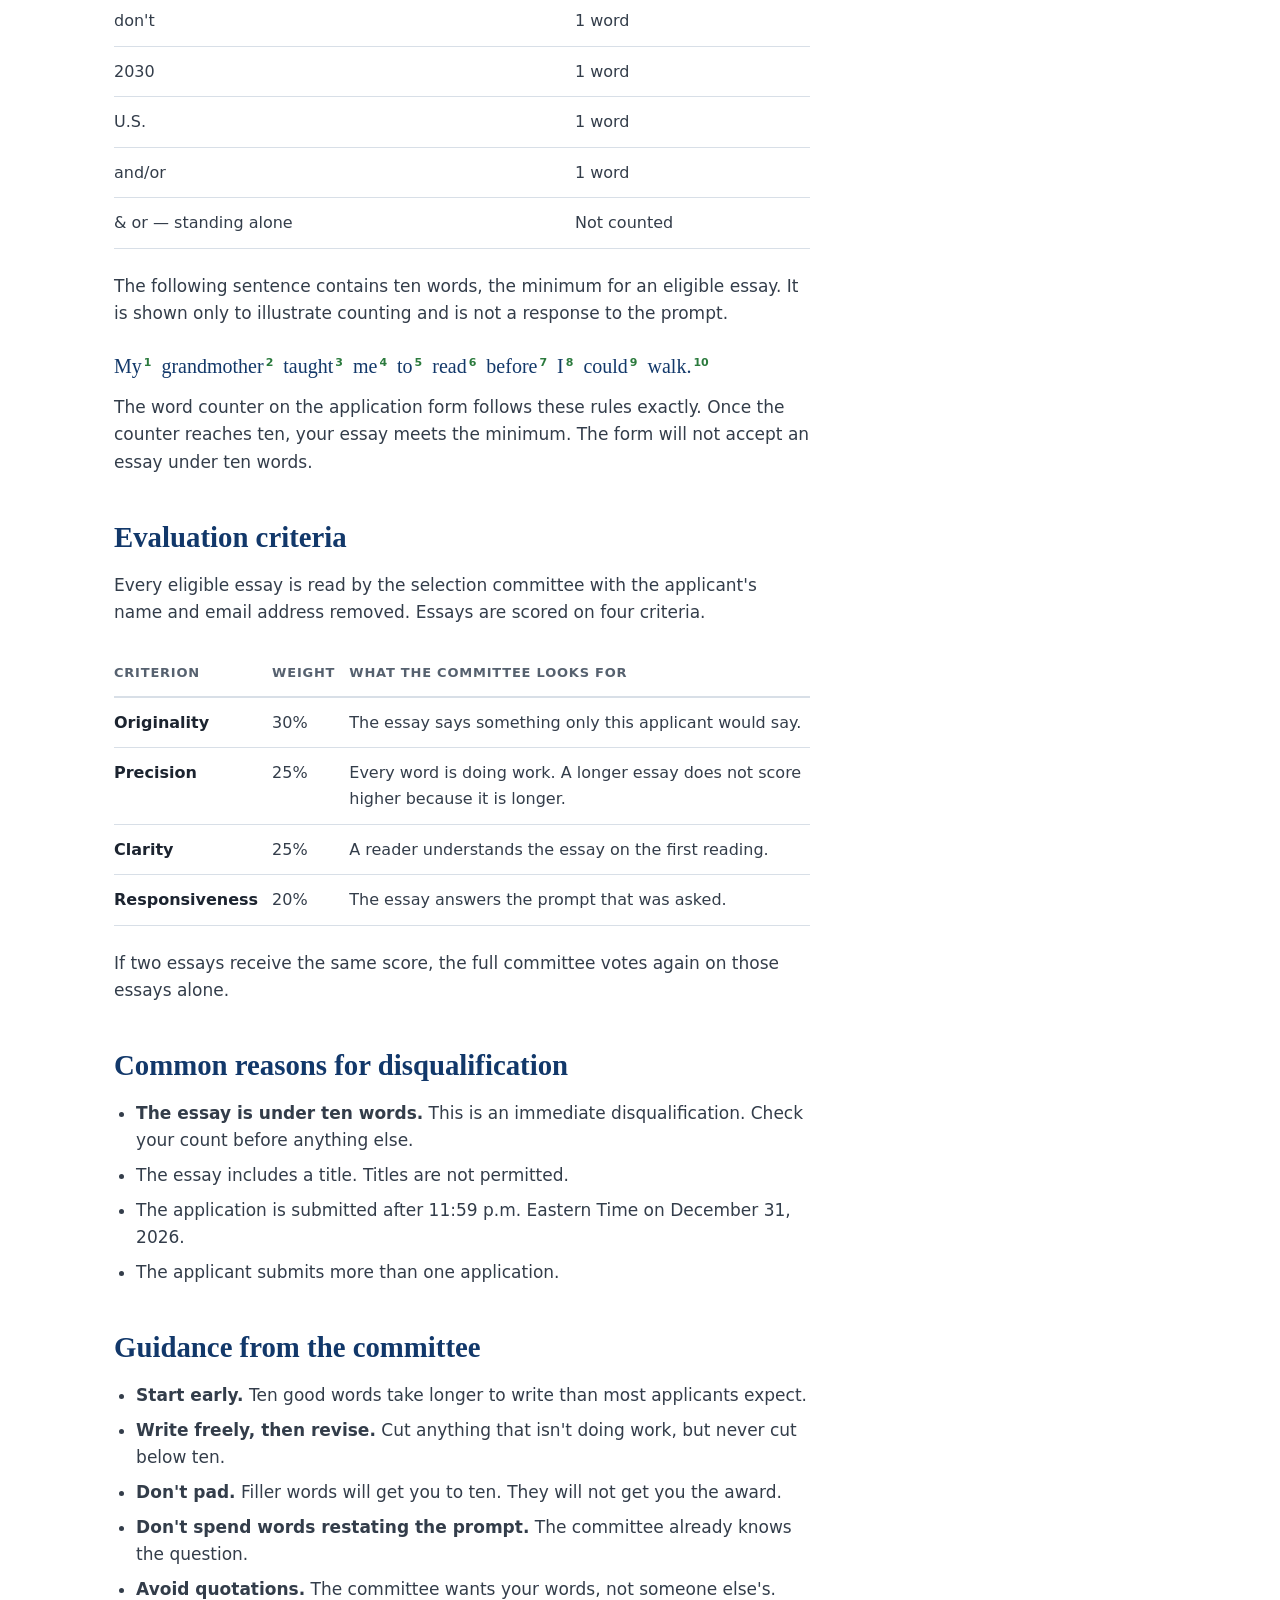
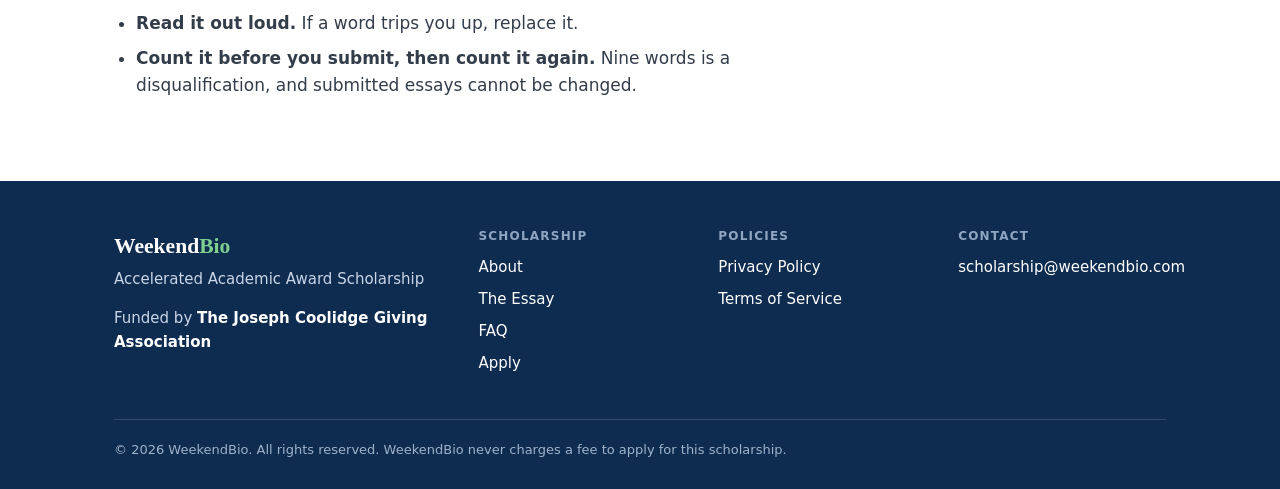
<file: essay.html>
<!DOCTYPE html>
<html lang="en">
<head>
  <meta charset="utf-8">
  <meta name="viewport" content="width=device-width, initial-scale=1">
  <title>The Ten-Word Essay | WeekendBio Scholarship</title>
  <meta name="description" content="Prompt, requirements, word counting rules, and evaluation criteria for the ten-word essay required by the WeekendBio Accelerated Academic Award Scholarship.">
  <link rel="icon" href="favicon.svg" type="image/svg+xml">
  <link rel="stylesheet" href="styles.css">
</head>
<body>
  <a class="skip" href="#main">Skip to main content</a>

  <div class="notice">
    <div class="wrap">2026–27 applications are open through December 31, 2026. <a href="apply.html">Apply now</a></div>
  </div>

  <header class="site-header">
    <div class="wrap header-inner">
      <a class="brand" href="index.html">
        <svg viewBox="0 0 36 36" aria-hidden="true"><circle cx="18" cy="18" r="17" fill="#1a4d8f"/><circle cx="18" cy="18" r="11.5" fill="none" stroke="#fff" stroke-width="2"/><circle cx="18" cy="18" r="5" fill="#5cb96f"/></svg>
        <span class="brand-text">
          <span class="brand-name">Weekend<span>Bio</span></span>
          <span class="brand-sub">Scholarship Program</span>
        </span>
      </a>
      <nav class="site-nav" aria-label="Main">
        <ul>
          <li><a href="index.html">Home</a></li>
          <li><a href="about.html">About</a></li>
          <li><a href="essay.html" aria-current="page">The Essay</a></li>
          <li><a href="faq.html">FAQ</a></li>
          <li><a class="nav-apply" href="apply.html">Apply</a></li>
        </ul>
      </nav>
    </div>
  </header>

  <main id="main">
    <div class="page-head">
      <div class="wrap">
        <p class="kicker">Essay Requirements</p>
        <h1>The Ten-Word Essay</h1>
        <p class="lede">The essay is the center of the application and the sole basis for selection. Read this page in full before you begin writing.</p>
      </div>
    </div>

    <div class="wrap content-layout">
      <div class="prose">
        <h2>The 2026–27 prompt</h2>
        <blockquote class="prompt">In ten words or more, describe the future you are working toward.</blockquote>
        <p>Interpret the prompt however you see fit. The committee is not looking for a particular career, field, or kind of answer. It is looking for an essay that could only have come from you.</p>

        <h2>Requirements</h2>
        <div class="callout">
          <p><strong>Minimum ten words. No exceptions.</strong>An essay of nine words or fewer is disqualified immediately. It will not be read, scored, or returned for revision, and the applicant will not be given a second chance to submit.</p>
        </div>
        <p>An essay must meet every requirement below to be scored. Essays that do not are disqualified without review.</p>
        <ol>
          <li><strong>At least ten words</strong>, as counted under the rules below. There is no maximum.</li>
          <li><strong>Written in English.</strong></li>
          <li><strong>Responsive to the 2026–27 prompt.</strong> Essays written for another prompt or another scholarship will not be scored.</li>
          <li><strong>Your own original work.</strong> Essays written or substantially edited by another person, or produced with an AI writing tool, are disqualified.</li>
          <li><strong>Plain text only.</strong> No title, no emoji, no links, and no formatting.</li>
          <li><strong>One essay per applicant.</strong> Essays cannot be revised or replaced after submission.</li>
        </ol>

        <h2>How words are counted</h2>
        <p>A word is any group of characters separated from the next by a space, as long as it contains at least one letter or number.</p>
        <div class="table-scroll">
          <table>
            <thead>
              <tr><th scope="col">Example</th><th scope="col">Counts as</th></tr>
            </thead>
            <tbody>
              <tr><td>well-rounded</td><td>1 word</td></tr>
              <tr><td>don't</td><td>1 word</td></tr>
              <tr><td>2030</td><td>1 word</td></tr>
              <tr><td>U.S.</td><td>1 word</td></tr>
              <tr><td>and/or</td><td>1 word</td></tr>
              <tr><td>&amp; or — standing alone</td><td>Not counted</td></tr>
            </tbody>
          </table>
        </div>
        <p>The following sentence contains ten words, the minimum for an eligible essay. It is shown only to illustrate counting and is not a response to the prompt.</p>
        <p class="counted">
          <span class="sr-only">My grandmother taught me to read before I could walk.</span>
          <span aria-hidden="true">My<sup>1</sup></span>
          <span aria-hidden="true">grandmother<sup>2</sup></span>
          <span aria-hidden="true">taught<sup>3</sup></span>
          <span aria-hidden="true">me<sup>4</sup></span>
          <span aria-hidden="true">to<sup>5</sup></span>
          <span aria-hidden="true">read<sup>6</sup></span>
          <span aria-hidden="true">before<sup>7</sup></span>
          <span aria-hidden="true">I<sup>8</sup></span>
          <span aria-hidden="true">could<sup>9</sup></span>
          <span aria-hidden="true">walk.<sup>10</sup></span>
        </p>
        <p>The word counter on the application form follows these rules exactly. Once the counter reaches ten, your essay meets the minimum. The form will not accept an essay under ten words.</p>

        <h2>Evaluation criteria</h2>
        <p>Every eligible essay is read by the selection committee with the applicant's name and email address removed. Essays are scored on four criteria.</p>
        <div class="table-scroll">
          <table class="criteria">
            <thead>
              <tr><th scope="col">Criterion</th><th scope="col">Weight</th><th scope="col">What the committee looks for</th></tr>
            </thead>
            <tbody>
              <tr><th scope="row">Originality</th><td>30%</td><td>The essay says something only this applicant would say.</td></tr>
              <tr><th scope="row">Precision</th><td>25%</td><td>Every word is doing work. A longer essay does not score higher because it is longer.</td></tr>
              <tr><th scope="row">Clarity</th><td>25%</td><td>A reader understands the essay on the first reading.</td></tr>
              <tr><th scope="row">Responsiveness</th><td>20%</td><td>The essay answers the prompt that was asked.</td></tr>
            </tbody>
          </table>
        </div>
        <p>If two essays receive the same score, the full committee votes again on those essays alone.</p>

        <h2>Common reasons for disqualification</h2>
        <ul>
          <li><strong>The essay is under ten words.</strong> This is an immediate disqualification. Check your count before anything else.</li>
          <li>The essay includes a title. Titles are not permitted.</li>
          <li>The application is submitted after 11:59 p.m. Eastern Time on December 31, 2026.</li>
          <li>The applicant submits more than one application.</li>
        </ul>

        <h2>Guidance from the committee</h2>
        <ul>
          <li><strong>Start early.</strong> Ten good words take longer to write than most applicants expect.</li>
          <li><strong>Write freely, then revise.</strong> Cut anything that isn't doing work, but never cut below ten.</li>
          <li><strong>Don't pad.</strong> Filler words will get you to ten. They will not get you the award.</li>
          <li><strong>Don't spend words restating the prompt.</strong> The committee already knows the question.</li>
          <li><strong>Avoid quotations.</strong> The committee wants your words, not someone else's.</li>
          <li><strong>Read it out loud.</strong> If a word trips you up, replace it.</li>
          <li><strong>Count it before you submit, then count it again.</strong> Nine words is a disqualification, and submitted essays cannot be changed.</li>
        </ul>
      </div>

      <aside>
        <div class="sticky">
          <div class="side-box side-box-accent">
            <h2>Essay summary</h2>
            <dl class="facts">
              <div><dt>Minimum</dt><dd>10 words</dd></div>
              <div><dt>Maximum</dt><dd>None</dd></div>
              <div><dt>Language</dt><dd>English</dd></div>
              <div><dt>Title</dt><dd>Not permitted</dd></div>
              <div><dt>Revisions</dt><dd>Not permitted</dd></div>
              <div><dt>Due</dt><dd>Dec. 31, 2026</dd></div>
            </dl>
          </div>
          <div class="side-box">
            <h2>At stake</h2>
            <p class="side-amount">$1.39</p>
            <p>Paid in 139 U.S. pennies to the author of the winning essay.</p>
          </div>
          <a class="btn btn-primary" href="apply.html">Begin application</a>
        </div>
      </aside>
    </div>
  </main>

  <footer class="site-footer">
    <div class="wrap">
      <div class="footer-grid">
        <div>
          <p class="footer-brand">Weekend<span>Bio</span></p>
          <p>Accelerated Academic Award Scholarship</p>
          <p class="footer-funder">Funded by <strong>The Joseph Coolidge Giving Association</strong></p>
        </div>
        <div>
          <h2>Scholarship</h2>
          <ul>
            <li><a href="about.html">About</a></li>
            <li><a href="essay.html">The Essay</a></li>
            <li><a href="faq.html">FAQ</a></li>
            <li><a href="apply.html">Apply</a></li>
          </ul>
        </div>
        <div>
          <h2>Policies</h2>
          <ul>
            <li><a href="privacy.html">Privacy Policy</a></li>
            <li><a href="terms.html">Terms of Service</a></li>
          </ul>
        </div>
        <div>
          <h2>Contact</h2>
          <ul>
            <li><a href="mailto:scholarship@weekendbio.com">scholarship@weekendbio.com</a></li>
          </ul>
        </div>
      </div>
      <p class="footer-legal">© 2026 WeekendBio. All rights reserved. WeekendBio never charges a fee to apply for this scholarship.</p>
    </div>
  </footer>
</body>
</html>
</file>
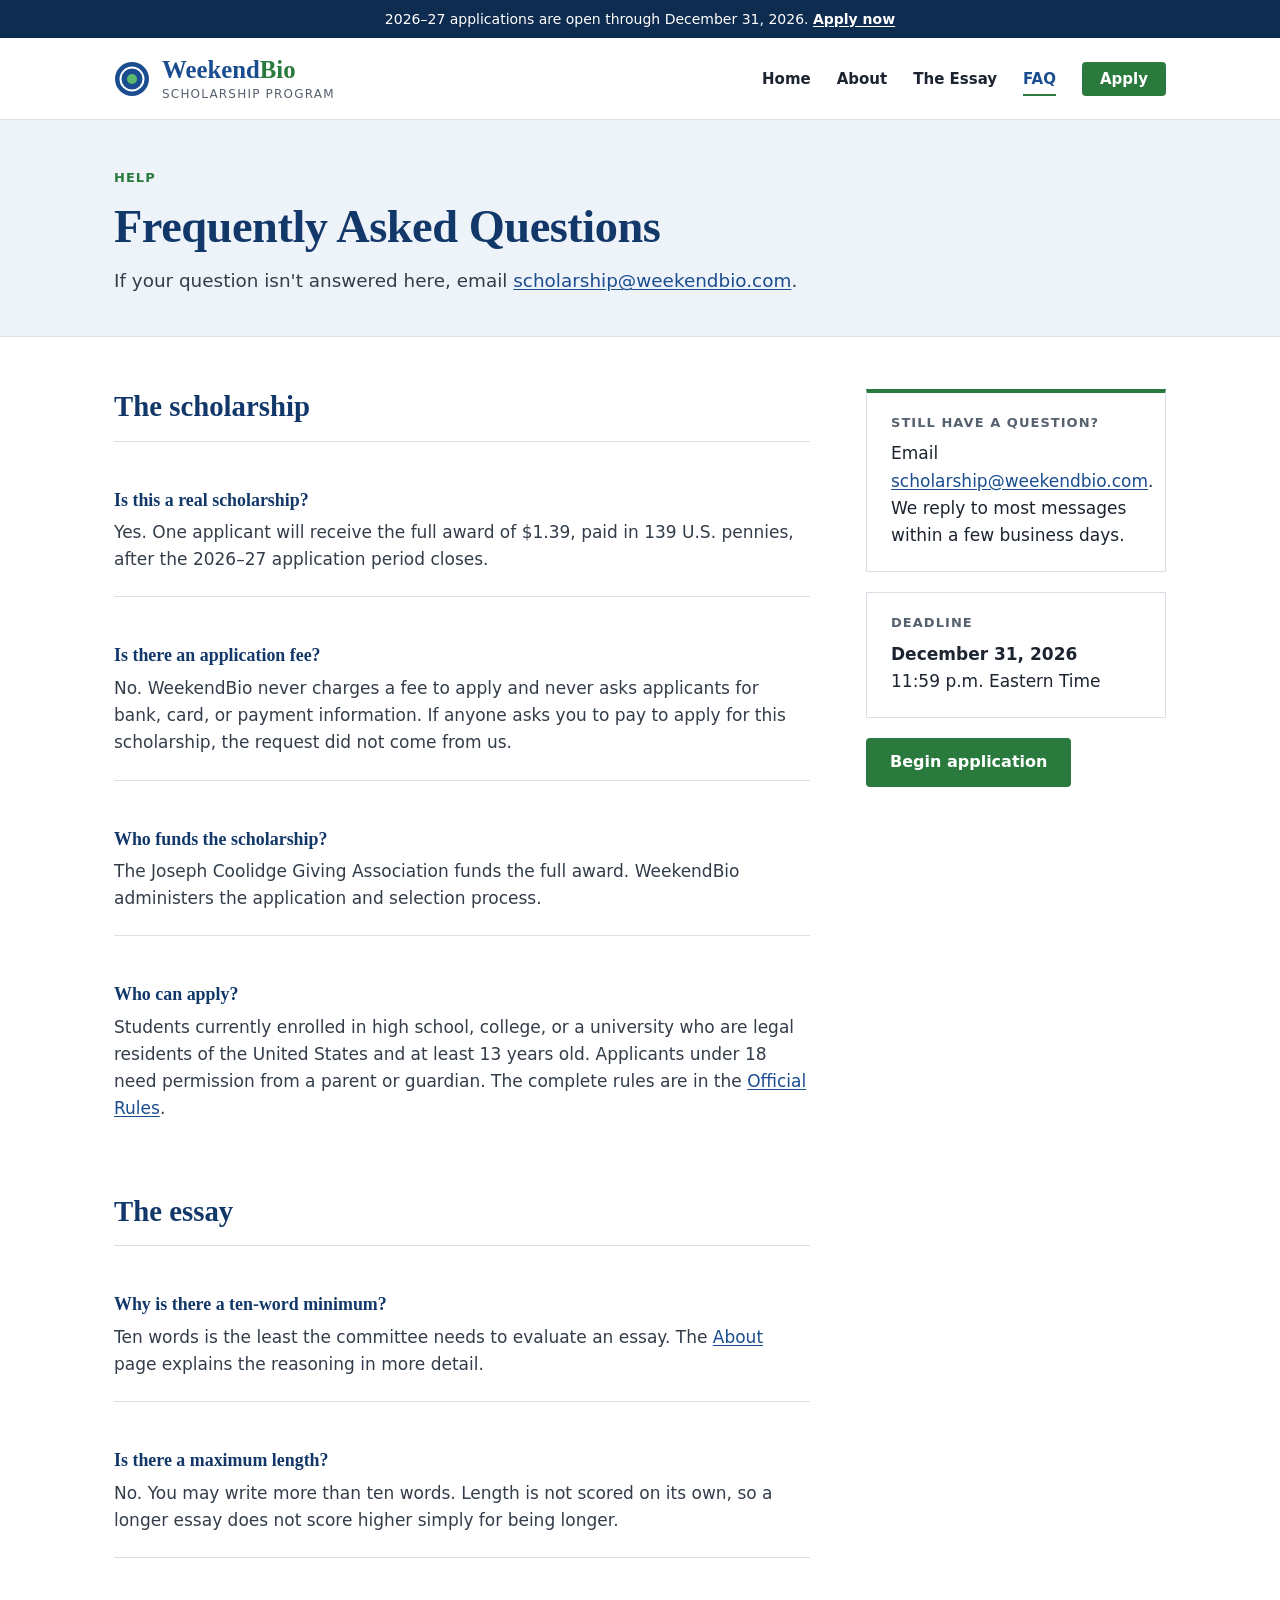
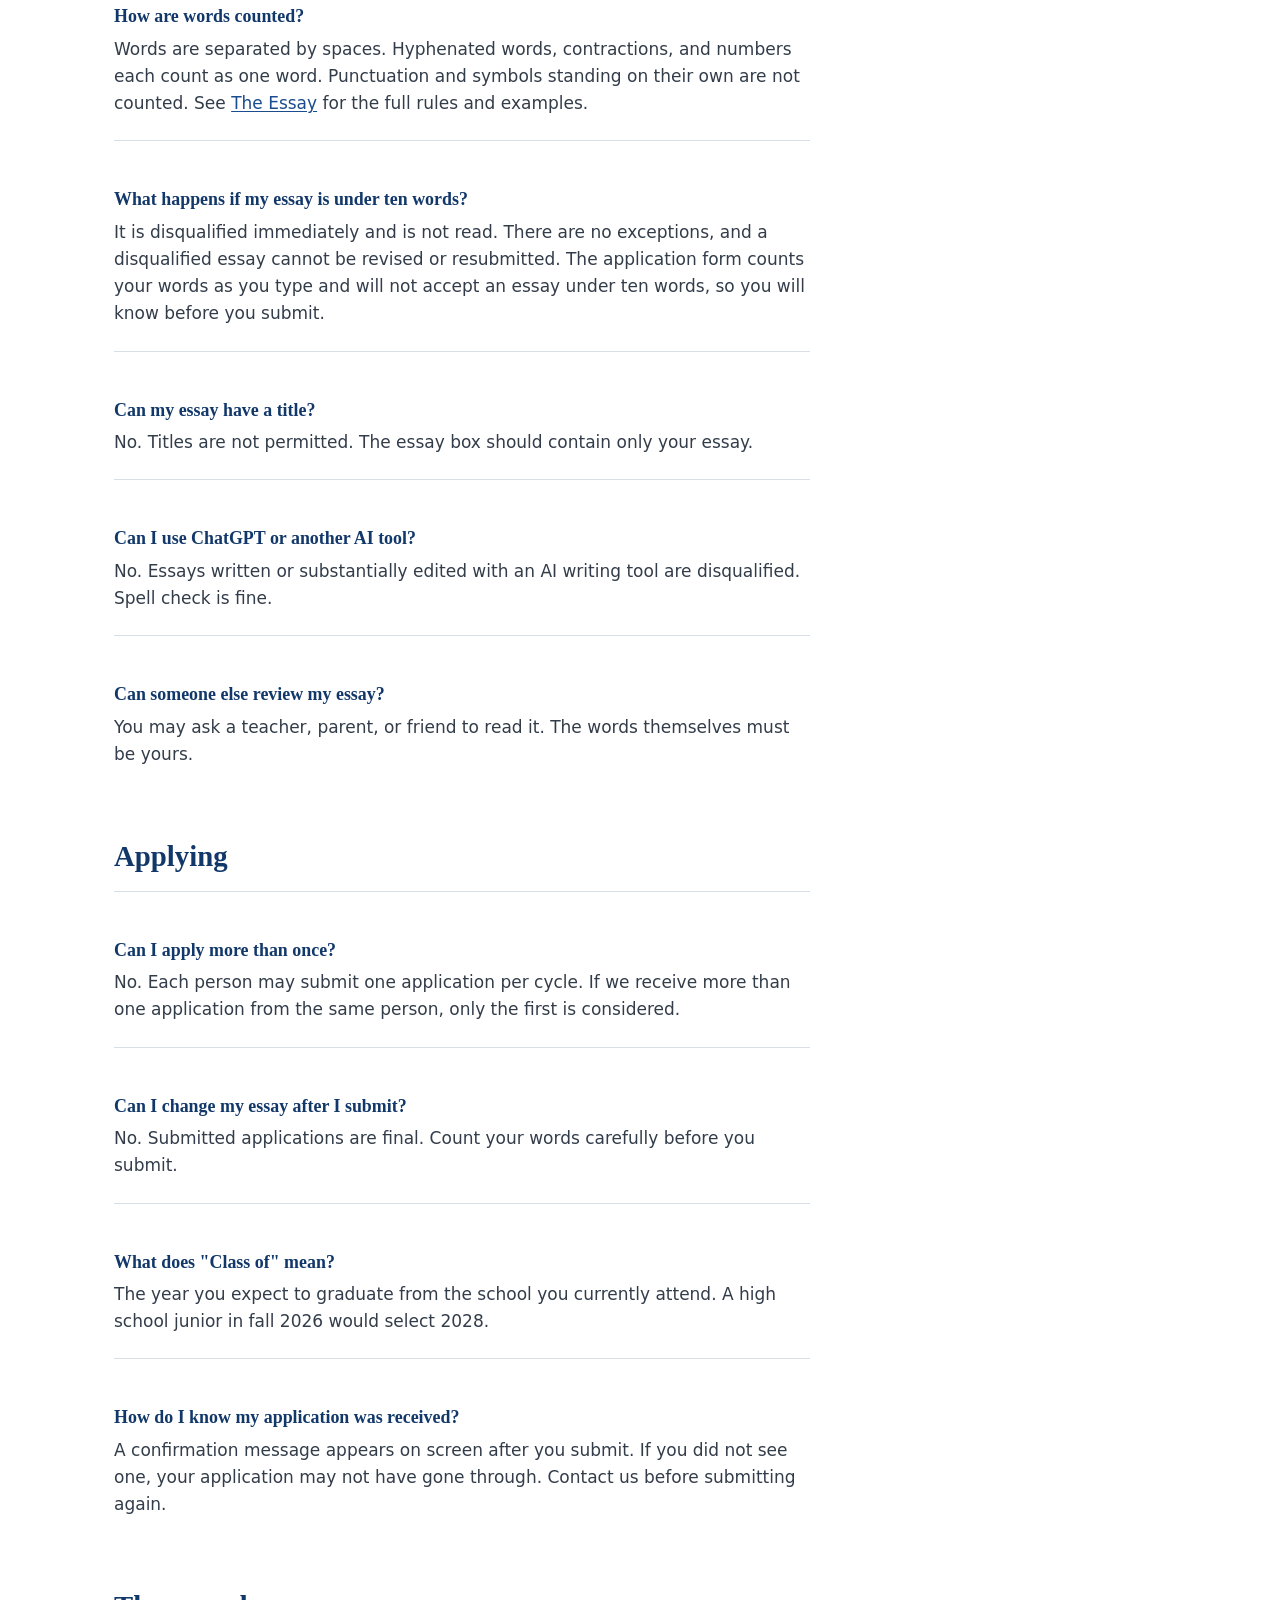
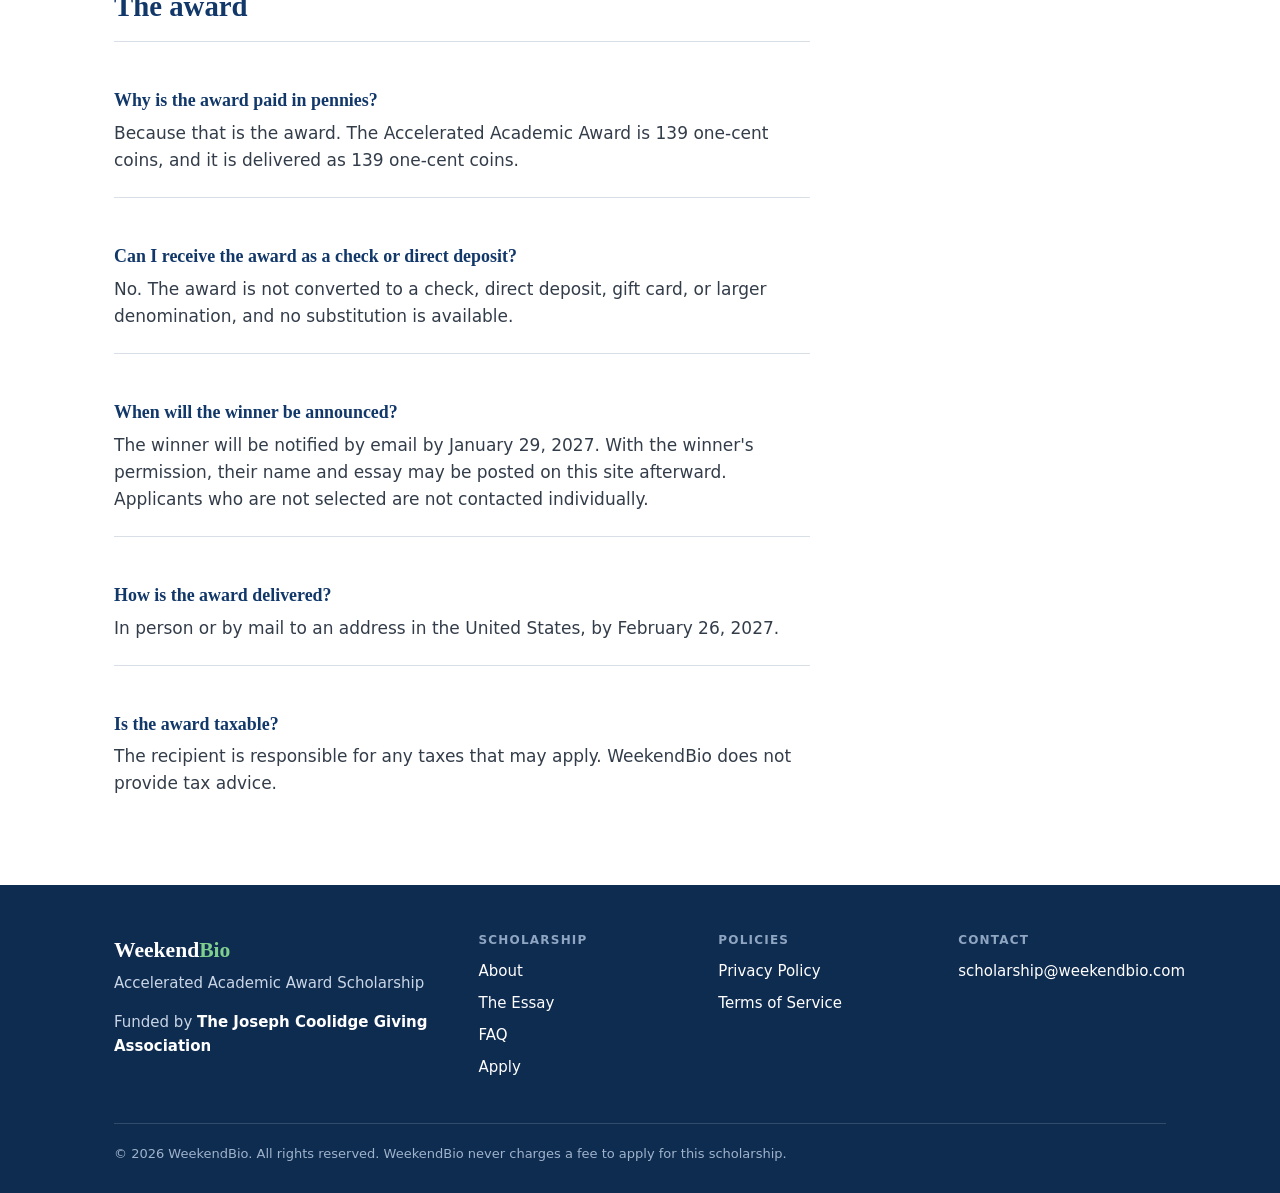
<file: faq.html>
<!DOCTYPE html>
<html lang="en">
<head>
  <meta charset="utf-8">
  <meta name="viewport" content="width=device-width, initial-scale=1">
  <title>Frequently Asked Questions | WeekendBio Scholarship</title>
  <meta name="description" content="Answers to common questions about eligibility, the ten-word essay, and the $1.39 award for the WeekendBio Accelerated Academic Award Scholarship.">
  <link rel="icon" href="favicon.svg" type="image/svg+xml">
  <link rel="stylesheet" href="styles.css">
</head>
<body>
  <a class="skip" href="#main">Skip to main content</a>

  <div class="notice">
    <div class="wrap">2026–27 applications are open through December 31, 2026. <a href="apply.html">Apply now</a></div>
  </div>

  <header class="site-header">
    <div class="wrap header-inner">
      <a class="brand" href="index.html">
        <svg viewBox="0 0 36 36" aria-hidden="true"><circle cx="18" cy="18" r="17" fill="#1a4d8f"/><circle cx="18" cy="18" r="11.5" fill="none" stroke="#fff" stroke-width="2"/><circle cx="18" cy="18" r="5" fill="#5cb96f"/></svg>
        <span class="brand-text">
          <span class="brand-name">Weekend<span>Bio</span></span>
          <span class="brand-sub">Scholarship Program</span>
        </span>
      </a>
      <nav class="site-nav" aria-label="Main">
        <ul>
          <li><a href="index.html">Home</a></li>
          <li><a href="about.html">About</a></li>
          <li><a href="essay.html">The Essay</a></li>
          <li><a href="faq.html" aria-current="page">FAQ</a></li>
          <li><a class="nav-apply" href="apply.html">Apply</a></li>
        </ul>
      </nav>
    </div>
  </header>

  <main id="main">
    <div class="page-head">
      <div class="wrap">
        <p class="kicker">Help</p>
        <h1>Frequently Asked Questions</h1>
        <p class="lede">If your question isn't answered here, email <a href="mailto:scholarship@weekendbio.com">scholarship@weekendbio.com</a>.</p>
      </div>
    </div>

    <div class="wrap content-layout">
      <div class="prose">
        <section class="faq-group">
          <h2>The scholarship</h2>
          <div class="faq-item">
            <h3>Is this a real scholarship?</h3>
            <p>Yes. One applicant will receive the full award of $1.39, paid in 139 U.S. pennies, after the 2026–27 application period closes.</p>
          </div>
          <div class="faq-item">
            <h3>Is there an application fee?</h3>
            <p>No. WeekendBio never charges a fee to apply and never asks applicants for bank, card, or payment information. If anyone asks you to pay to apply for this scholarship, the request did not come from us.</p>
          </div>
          <div class="faq-item">
            <h3>Who funds the scholarship?</h3>
            <p>The Joseph Coolidge Giving Association funds the full award. WeekendBio administers the application and selection process.</p>
          </div>
          <div class="faq-item">
            <h3>Who can apply?</h3>
            <p>Students currently enrolled in high school, college, or a university who are legal residents of the United States and at least 13 years old. Applicants under 18 need permission from a parent or guardian. The complete rules are in the <a href="terms.html#eligibility">Official Rules</a>.</p>
          </div>
        </section>

        <section class="faq-group">
          <h2>The essay</h2>
          <div class="faq-item">
            <h3>Why is there a ten-word minimum?</h3>
            <p>Ten words is the least the committee needs to evaluate an essay. The <a href="about.html">About</a> page explains the reasoning in more detail.</p>
          </div>
          <div class="faq-item">
            <h3>Is there a maximum length?</h3>
            <p>No. You may write more than ten words. Length is not scored on its own, so a longer essay does not score higher simply for being longer.</p>
          </div>
          <div class="faq-item">
            <h3>How are words counted?</h3>
            <p>Words are separated by spaces. Hyphenated words, contractions, and numbers each count as one word. Punctuation and symbols standing on their own are not counted. See <a href="essay.html">The Essay</a> for the full rules and examples.</p>
          </div>
          <div class="faq-item">
            <h3>What happens if my essay is under ten words?</h3>
            <p>It is disqualified immediately and is not read. There are no exceptions, and a disqualified essay cannot be revised or resubmitted. The application form counts your words as you type and will not accept an essay under ten words, so you will know before you submit.</p>
          </div>
          <div class="faq-item">
            <h3>Can my essay have a title?</h3>
            <p>No. Titles are not permitted. The essay box should contain only your essay.</p>
          </div>
          <div class="faq-item">
            <h3>Can I use ChatGPT or another AI tool?</h3>
            <p>No. Essays written or substantially edited with an AI writing tool are disqualified. Spell check is fine.</p>
          </div>
          <div class="faq-item">
            <h3>Can someone else review my essay?</h3>
            <p>You may ask a teacher, parent, or friend to read it. The words themselves must be yours.</p>
          </div>
        </section>

        <section class="faq-group">
          <h2>Applying</h2>
          <div class="faq-item">
            <h3>Can I apply more than once?</h3>
            <p>No. Each person may submit one application per cycle. If we receive more than one application from the same person, only the first is considered.</p>
          </div>
          <div class="faq-item">
            <h3>Can I change my essay after I submit?</h3>
            <p>No. Submitted applications are final. Count your words carefully before you submit.</p>
          </div>
          <div class="faq-item">
            <h3>What does "Class of" mean?</h3>
            <p>The year you expect to graduate from the school you currently attend. A high school junior in fall 2026 would select 2028.</p>
          </div>
          <div class="faq-item">
            <h3>How do I know my application was received?</h3>
            <p>A confirmation message appears on screen after you submit. If you did not see one, your application may not have gone through. Contact us before submitting again.</p>
          </div>
        </section>

        <section class="faq-group">
          <h2>The award</h2>
          <div class="faq-item">
            <h3>Why is the award paid in pennies?</h3>
            <p>Because that is the award. The Accelerated Academic Award is 139 one-cent coins, and it is delivered as 139 one-cent coins.</p>
          </div>
          <div class="faq-item">
            <h3>Can I receive the award as a check or direct deposit?</h3>
            <p>No. The award is not converted to a check, direct deposit, gift card, or larger denomination, and no substitution is available.</p>
          </div>
          <div class="faq-item">
            <h3>When will the winner be announced?</h3>
            <p>The winner will be notified by email by January 29, 2027. With the winner's permission, their name and essay may be posted on this site afterward. Applicants who are not selected are not contacted individually.</p>
          </div>
          <div class="faq-item">
            <h3>How is the award delivered?</h3>
            <p>In person or by mail to an address in the United States, by February 26, 2027.</p>
          </div>
          <div class="faq-item">
            <h3>Is the award taxable?</h3>
            <p>The recipient is responsible for any taxes that may apply. WeekendBio does not provide tax advice.</p>
          </div>
        </section>
      </div>

      <aside>
        <div class="sticky">
          <div class="side-box side-box-accent">
            <h2>Still have a question?</h2>
            <p>Email <a href="mailto:scholarship@weekendbio.com">scholarship@weekendbio.com</a>. We reply to most messages within a few business days.</p>
          </div>
          <div class="side-box">
            <h2>Deadline</h2>
            <p><strong>December 31, 2026</strong><br>11:59 p.m. Eastern Time</p>
          </div>
          <a class="btn btn-primary" href="apply.html">Begin application</a>
        </div>
      </aside>
    </div>
  </main>

  <footer class="site-footer">
    <div class="wrap">
      <div class="footer-grid">
        <div>
          <p class="footer-brand">Weekend<span>Bio</span></p>
          <p>Accelerated Academic Award Scholarship</p>
          <p class="footer-funder">Funded by <strong>The Joseph Coolidge Giving Association</strong></p>
        </div>
        <div>
          <h2>Scholarship</h2>
          <ul>
            <li><a href="about.html">About</a></li>
            <li><a href="essay.html">The Essay</a></li>
            <li><a href="faq.html">FAQ</a></li>
            <li><a href="apply.html">Apply</a></li>
          </ul>
        </div>
        <div>
          <h2>Policies</h2>
          <ul>
            <li><a href="privacy.html">Privacy Policy</a></li>
            <li><a href="terms.html">Terms of Service</a></li>
          </ul>
        </div>
        <div>
          <h2>Contact</h2>
          <ul>
            <li><a href="mailto:scholarship@weekendbio.com">scholarship@weekendbio.com</a></li>
          </ul>
        </div>
      </div>
      <p class="footer-legal">© 2026 WeekendBio. All rights reserved. WeekendBio never charges a fee to apply for this scholarship.</p>
    </div>
  </footer>
</body>
</html>
</file>
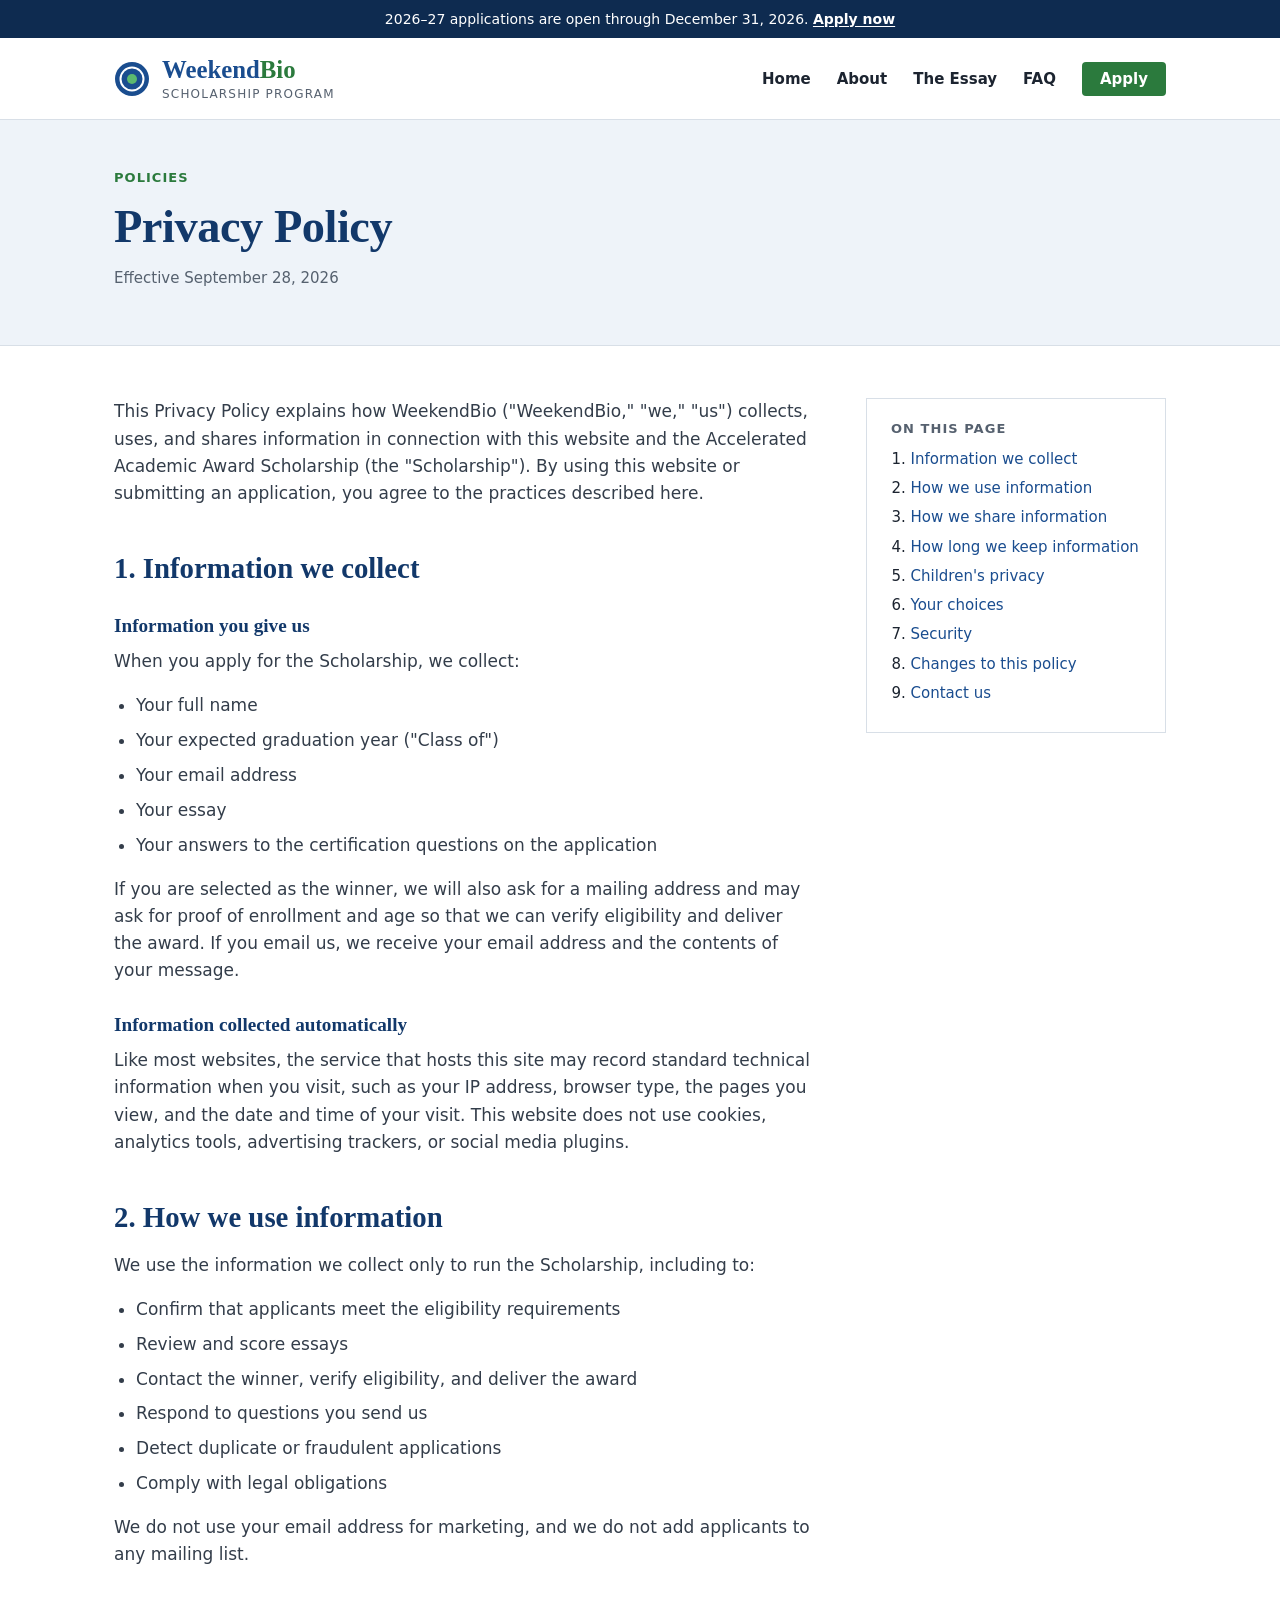
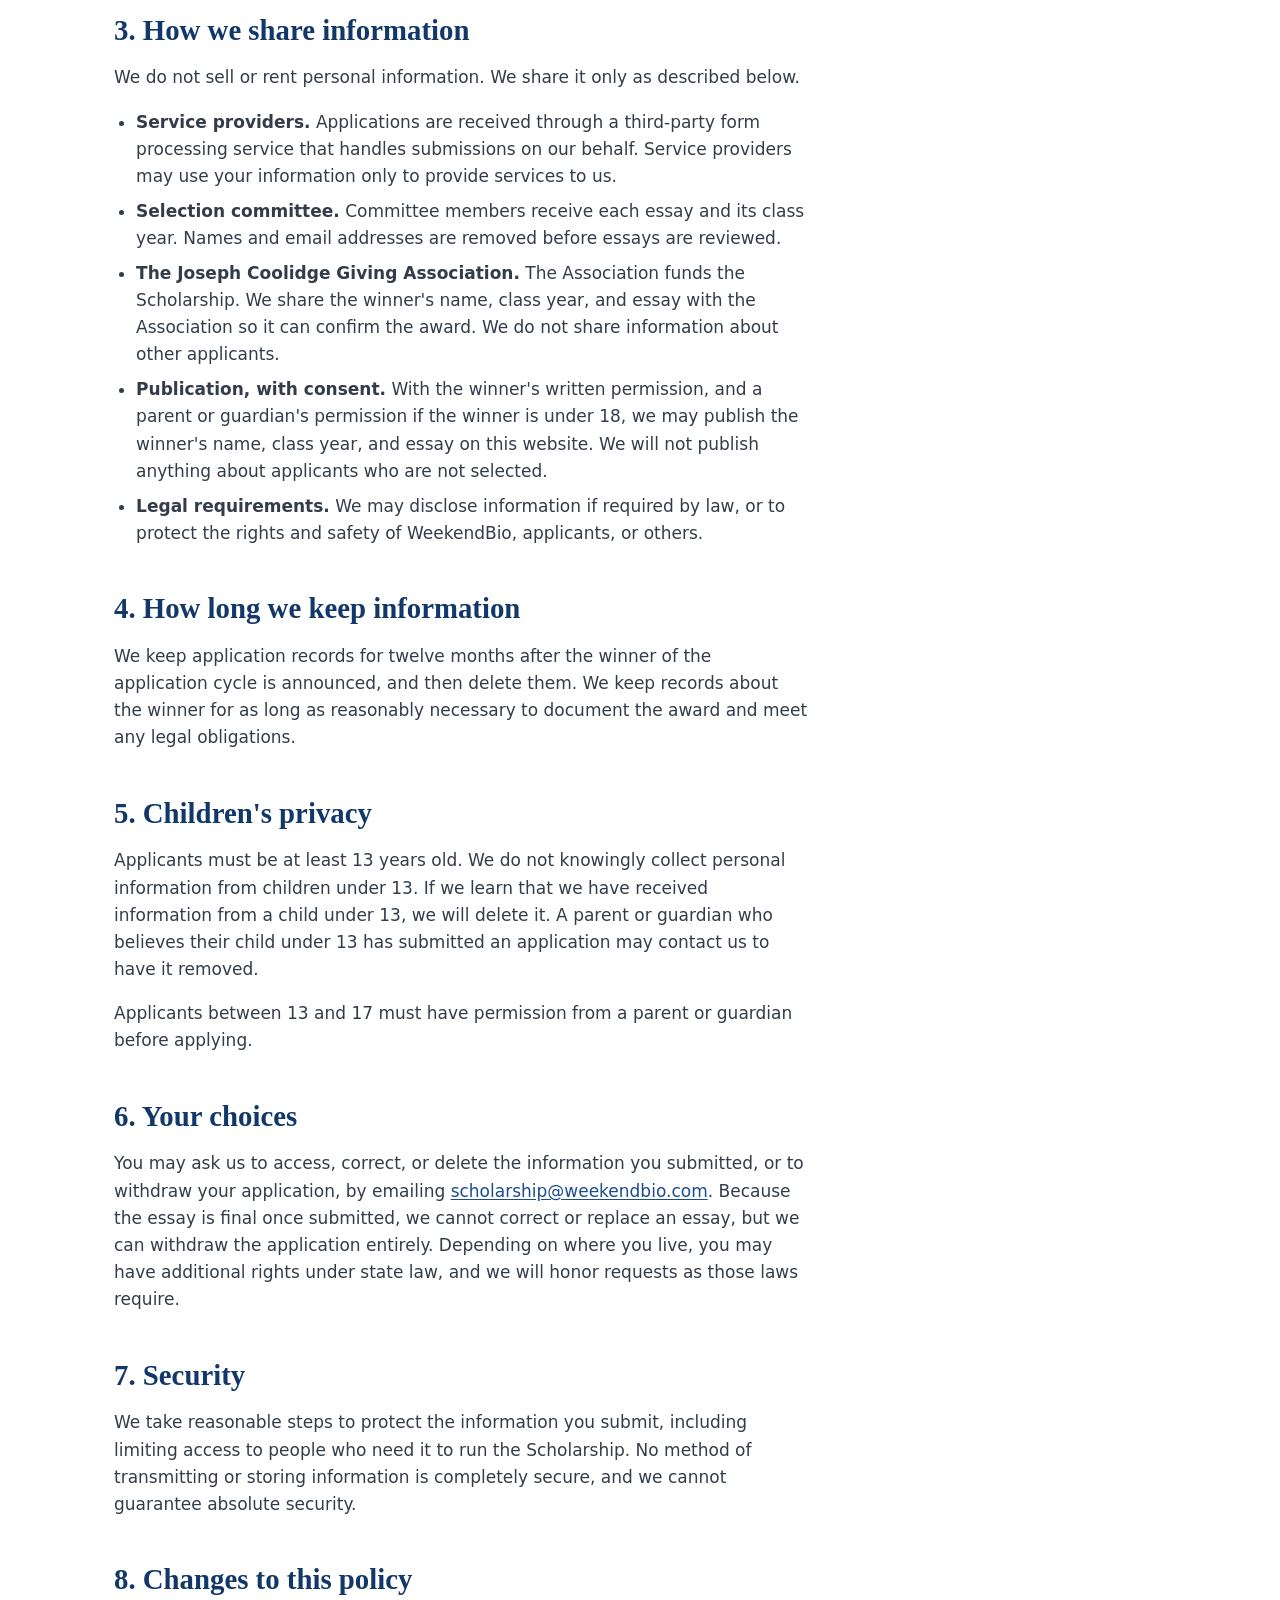
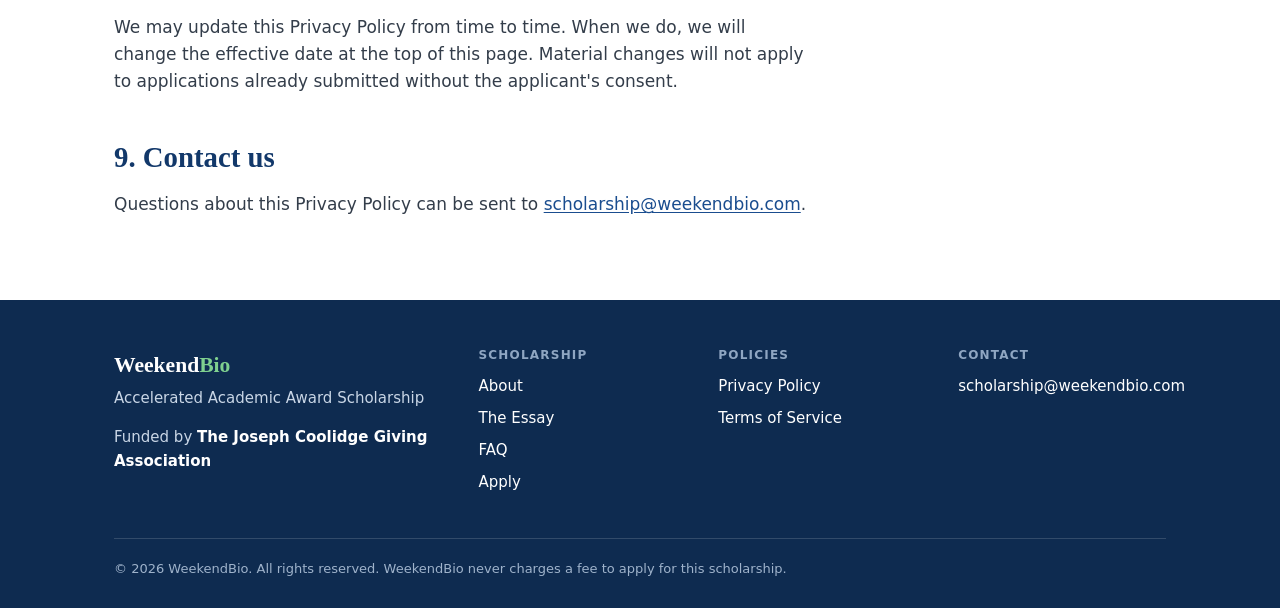
<file: privacy.html>
<!DOCTYPE html>
<html lang="en">
<head>
  <meta charset="utf-8">
  <meta name="viewport" content="width=device-width, initial-scale=1">
  <title>Privacy Policy | WeekendBio Scholarship</title>
  <meta name="description" content="How WeekendBio collects, uses, and protects information submitted through the Accelerated Academic Award Scholarship website.">
  <link rel="icon" href="favicon.svg" type="image/svg+xml">
  <link rel="stylesheet" href="styles.css">
</head>
<body>
  <a class="skip" href="#main">Skip to main content</a>

  <div class="notice">
    <div class="wrap">2026–27 applications are open through December 31, 2026. <a href="apply.html">Apply now</a></div>
  </div>

  <header class="site-header">
    <div class="wrap header-inner">
      <a class="brand" href="index.html">
        <svg viewBox="0 0 36 36" aria-hidden="true"><circle cx="18" cy="18" r="17" fill="#1a4d8f"/><circle cx="18" cy="18" r="11.5" fill="none" stroke="#fff" stroke-width="2"/><circle cx="18" cy="18" r="5" fill="#5cb96f"/></svg>
        <span class="brand-text">
          <span class="brand-name">Weekend<span>Bio</span></span>
          <span class="brand-sub">Scholarship Program</span>
        </span>
      </a>
      <nav class="site-nav" aria-label="Main">
        <ul>
          <li><a href="index.html">Home</a></li>
          <li><a href="about.html">About</a></li>
          <li><a href="essay.html">The Essay</a></li>
          <li><a href="faq.html">FAQ</a></li>
          <li><a class="nav-apply" href="apply.html">Apply</a></li>
        </ul>
      </nav>
    </div>
  </header>

  <main id="main">
    <div class="page-head">
      <div class="wrap">
        <p class="kicker">Policies</p>
        <h1>Privacy Policy</h1>
        <p class="doc-meta">Effective September 28, 2026</p>
      </div>
    </div>

    <div class="wrap content-layout">
      <div class="prose">
        <p>This Privacy Policy explains how WeekendBio ("WeekendBio," "we," "us") collects, uses, and shares information in connection with this website and the Accelerated Academic Award Scholarship (the "Scholarship"). By using this website or submitting an application, you agree to the practices described here.</p>

        <h2 id="collect">1. Information we collect</h2>
        <h3>Information you give us</h3>
        <p>When you apply for the Scholarship, we collect:</p>
        <ul>
          <li>Your full name</li>
          <li>Your expected graduation year ("Class of")</li>
          <li>Your email address</li>
          <li>Your essay</li>
          <li>Your answers to the certification questions on the application</li>
        </ul>
        <p>If you are selected as the winner, we will also ask for a mailing address and may ask for proof of enrollment and age so that we can verify eligibility and deliver the award. If you email us, we receive your email address and the contents of your message.</p>

        <h3>Information collected automatically</h3>
        <p>Like most websites, the service that hosts this site may record standard technical information when you visit, such as your IP address, browser type, the pages you view, and the date and time of your visit. This website does not use cookies, analytics tools, advertising trackers, or social media plugins.</p>

        <h2 id="use">2. How we use information</h2>
        <p>We use the information we collect only to run the Scholarship, including to:</p>
        <ul>
          <li>Confirm that applicants meet the eligibility requirements</li>
          <li>Review and score essays</li>
          <li>Contact the winner, verify eligibility, and deliver the award</li>
          <li>Respond to questions you send us</li>
          <li>Detect duplicate or fraudulent applications</li>
          <li>Comply with legal obligations</li>
        </ul>
        <p>We do not use your email address for marketing, and we do not add applicants to any mailing list.</p>

        <h2 id="share">3. How we share information</h2>
        <p>We do not sell or rent personal information. We share it only as described below.</p>
        <ul>
          <li><strong>Service providers.</strong> Applications are received through a third-party form processing service that handles submissions on our behalf. Service providers may use your information only to provide services to us.</li>
          <li><strong>Selection committee.</strong> Committee members receive each essay and its class year. Names and email addresses are removed before essays are reviewed.</li>
          <li><strong>The Joseph Coolidge Giving Association.</strong> The Association funds the Scholarship. We share the winner's name, class year, and essay with the Association so it can confirm the award. We do not share information about other applicants.</li>
          <li><strong>Publication, with consent.</strong> With the winner's written permission, and a parent or guardian's permission if the winner is under 18, we may publish the winner's name, class year, and essay on this website. We will not publish anything about applicants who are not selected.</li>
          <li><strong>Legal requirements.</strong> We may disclose information if required by law, or to protect the rights and safety of WeekendBio, applicants, or others.</li>
        </ul>

        <h2 id="retention">4. How long we keep information</h2>
        <p>We keep application records for twelve months after the winner of the application cycle is announced, and then delete them. We keep records about the winner for as long as reasonably necessary to document the award and meet any legal obligations.</p>

        <h2 id="children">5. Children's privacy</h2>
        <p>Applicants must be at least 13 years old. We do not knowingly collect personal information from children under 13. If we learn that we have received information from a child under 13, we will delete it. A parent or guardian who believes their child under 13 has submitted an application may contact us to have it removed.</p>
        <p>Applicants between 13 and 17 must have permission from a parent or guardian before applying.</p>

        <h2 id="choices">6. Your choices</h2>
        <p>You may ask us to access, correct, or delete the information you submitted, or to withdraw your application, by emailing <a href="mailto:scholarship@weekendbio.com">scholarship@weekendbio.com</a>. Because the essay is final once submitted, we cannot correct or replace an essay, but we can withdraw the application entirely. Depending on where you live, you may have additional rights under state law, and we will honor requests as those laws require.</p>

        <h2 id="security">7. Security</h2>
        <p>We take reasonable steps to protect the information you submit, including limiting access to people who need it to run the Scholarship. No method of transmitting or storing information is completely secure, and we cannot guarantee absolute security.</p>

        <h2 id="changes">8. Changes to this policy</h2>
        <p>We may update this Privacy Policy from time to time. When we do, we will change the effective date at the top of this page. Material changes will not apply to applications already submitted without the applicant's consent.</p>

        <h2 id="contact">9. Contact us</h2>
        <p>Questions about this Privacy Policy can be sent to <a href="mailto:scholarship@weekendbio.com">scholarship@weekendbio.com</a>.</p>
      </div>

      <aside>
        <div class="sticky">
          <nav class="side-box toc" aria-label="On this page">
            <h2>On this page</h2>
            <ol>
              <li><a href="#collect">Information we collect</a></li>
              <li><a href="#use">How we use information</a></li>
              <li><a href="#share">How we share information</a></li>
              <li><a href="#retention">How long we keep information</a></li>
              <li><a href="#children">Children's privacy</a></li>
              <li><a href="#choices">Your choices</a></li>
              <li><a href="#security">Security</a></li>
              <li><a href="#changes">Changes to this policy</a></li>
              <li><a href="#contact">Contact us</a></li>
            </ol>
          </nav>
        </div>
      </aside>
    </div>
  </main>

  <footer class="site-footer">
    <div class="wrap">
      <div class="footer-grid">
        <div>
          <p class="footer-brand">Weekend<span>Bio</span></p>
          <p>Accelerated Academic Award Scholarship</p>
          <p class="footer-funder">Funded by <strong>The Joseph Coolidge Giving Association</strong></p>
        </div>
        <div>
          <h2>Scholarship</h2>
          <ul>
            <li><a href="about.html">About</a></li>
            <li><a href="essay.html">The Essay</a></li>
            <li><a href="faq.html">FAQ</a></li>
            <li><a href="apply.html">Apply</a></li>
          </ul>
        </div>
        <div>
          <h2>Policies</h2>
          <ul>
            <li><a href="privacy.html" aria-current="page">Privacy Policy</a></li>
            <li><a href="terms.html">Terms of Service</a></li>
          </ul>
        </div>
        <div>
          <h2>Contact</h2>
          <ul>
            <li><a href="mailto:scholarship@weekendbio.com">scholarship@weekendbio.com</a></li>
          </ul>
        </div>
      </div>
      <p class="footer-legal">© 2026 WeekendBio. All rights reserved. WeekendBio never charges a fee to apply for this scholarship.</p>
    </div>
  </footer>
</body>
</html>
</file>
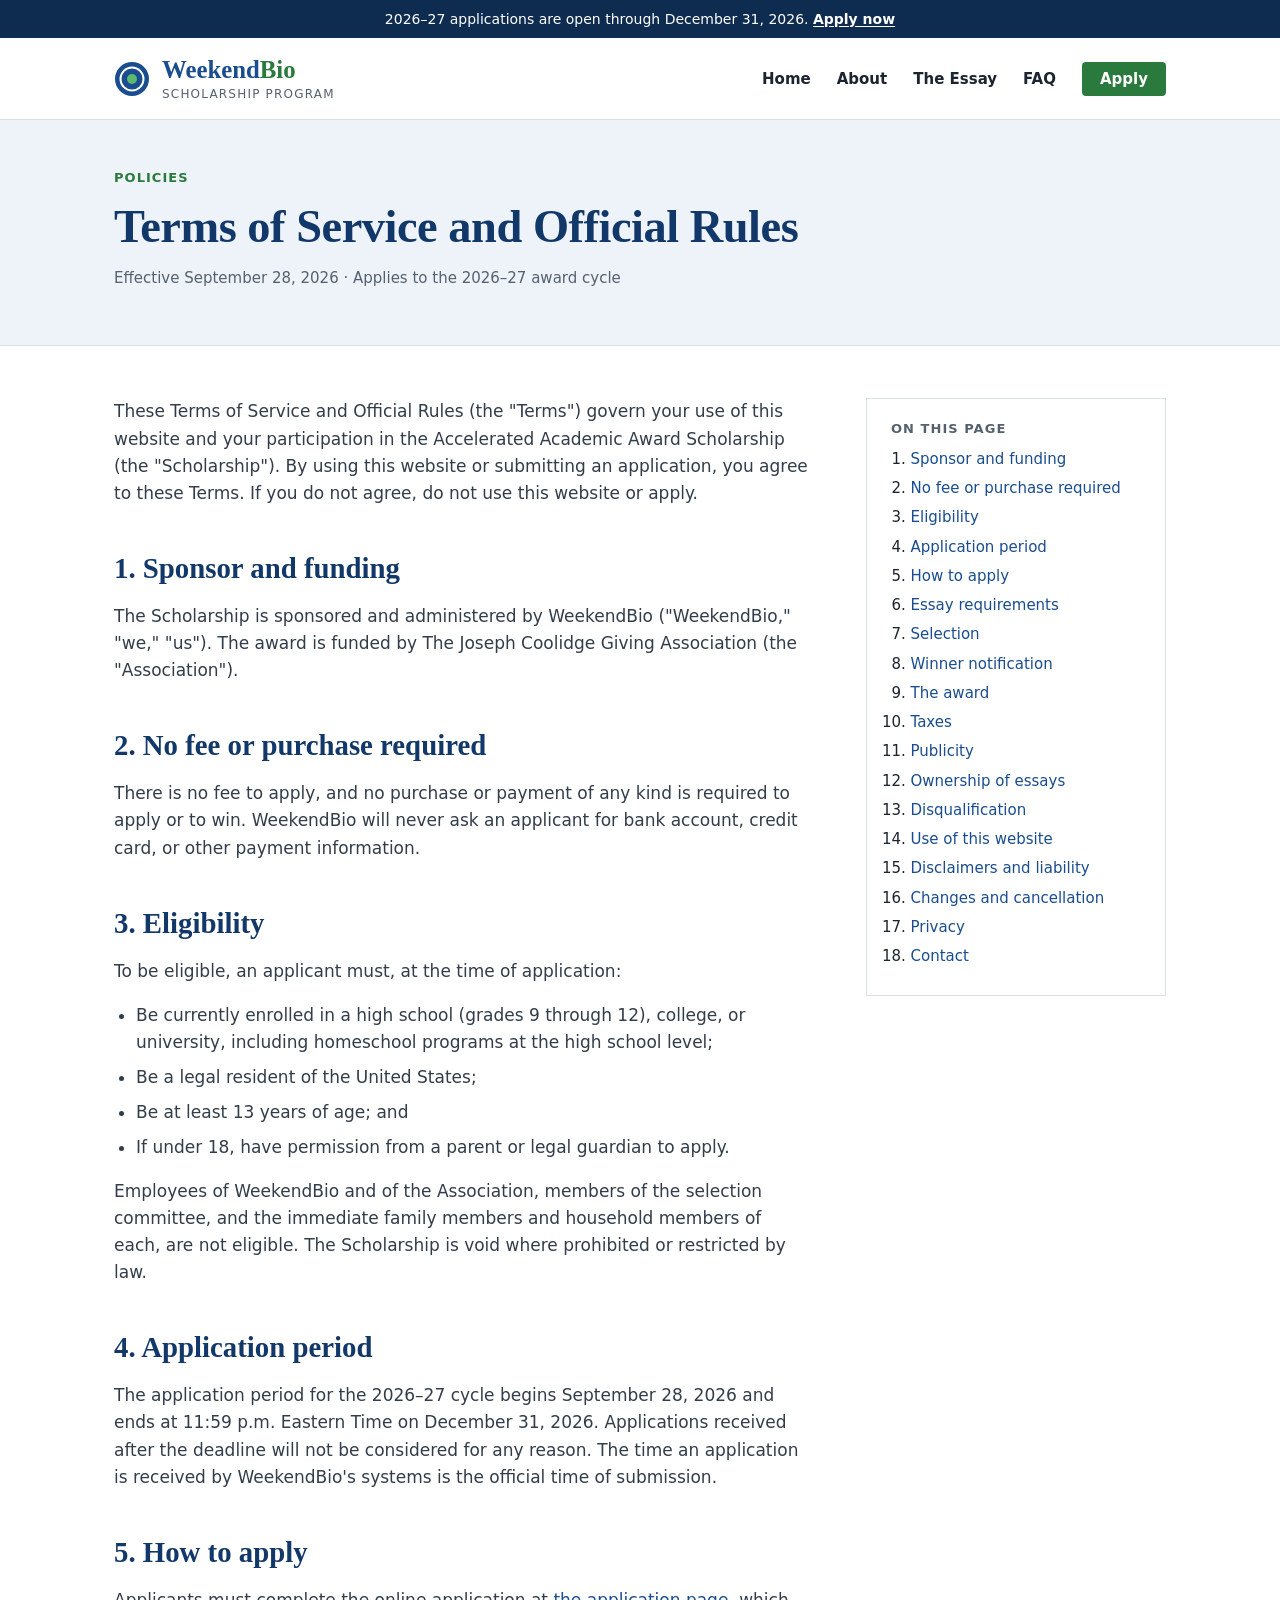
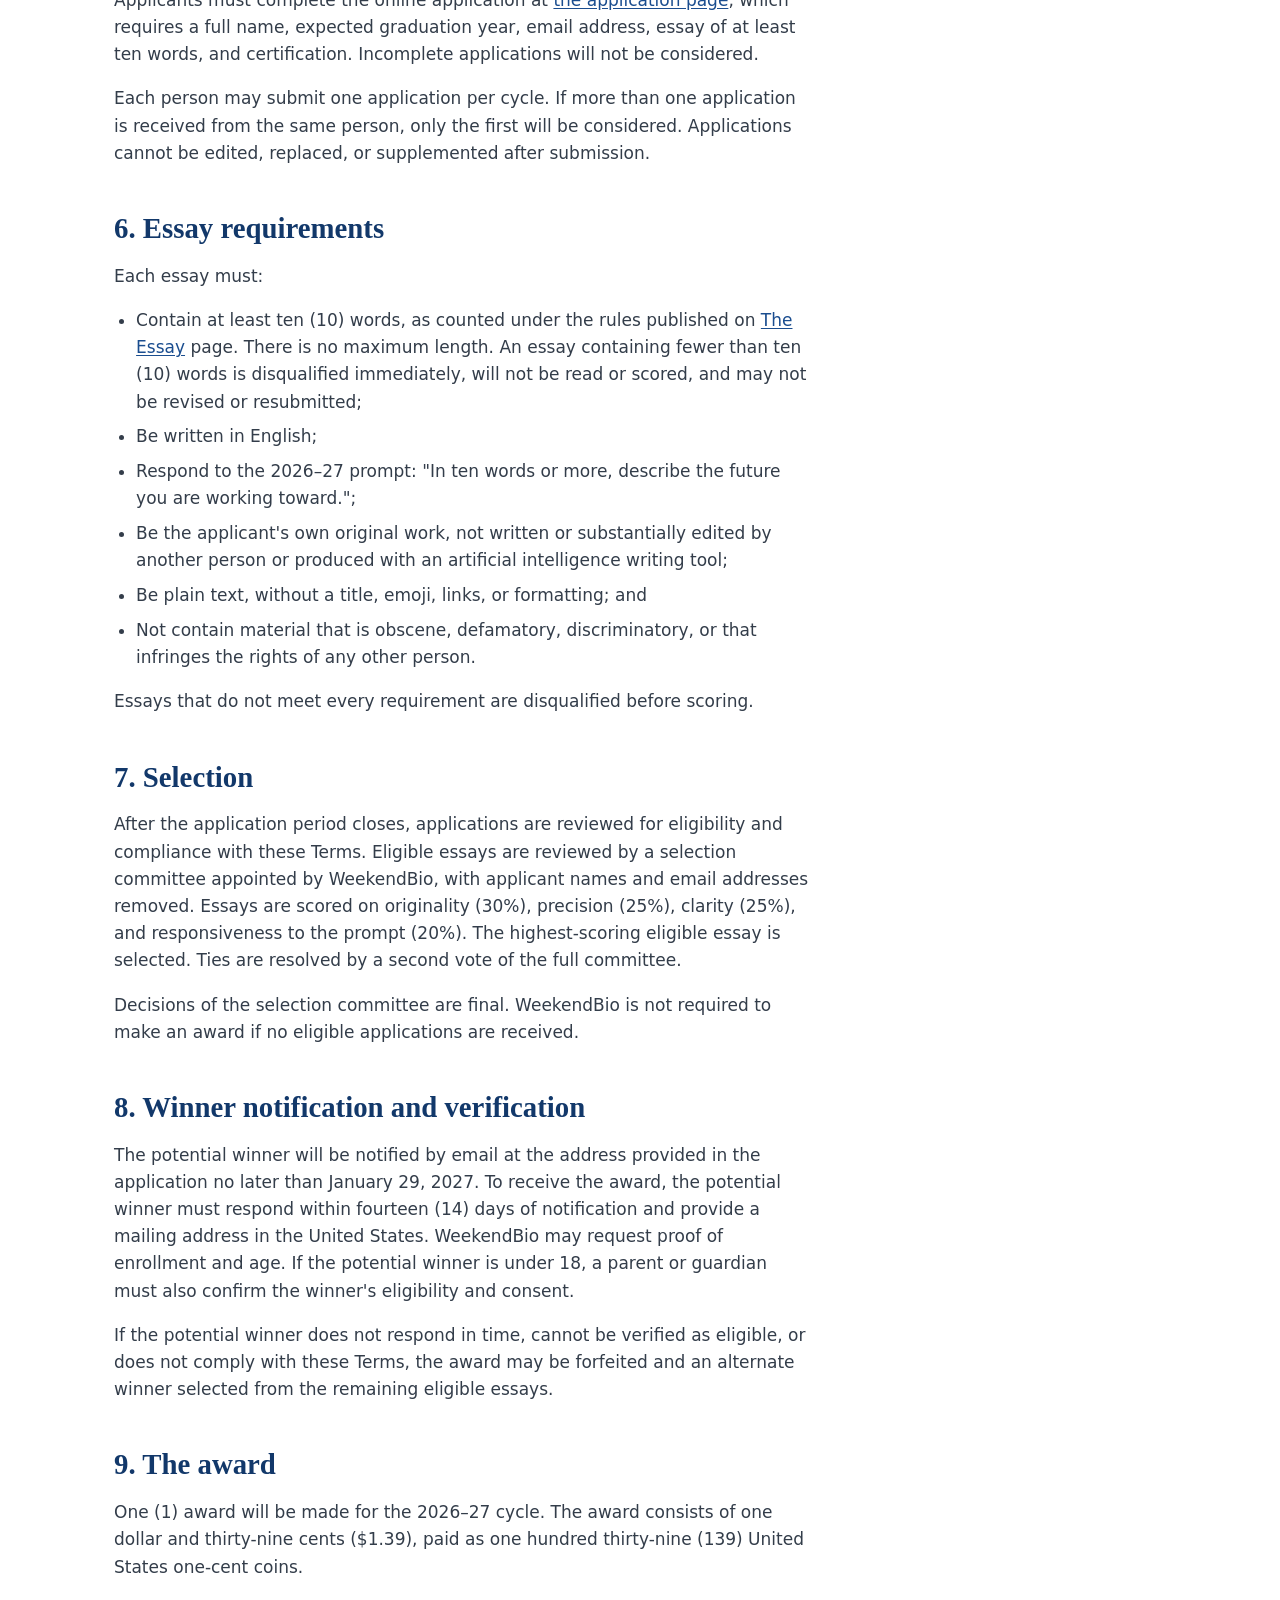
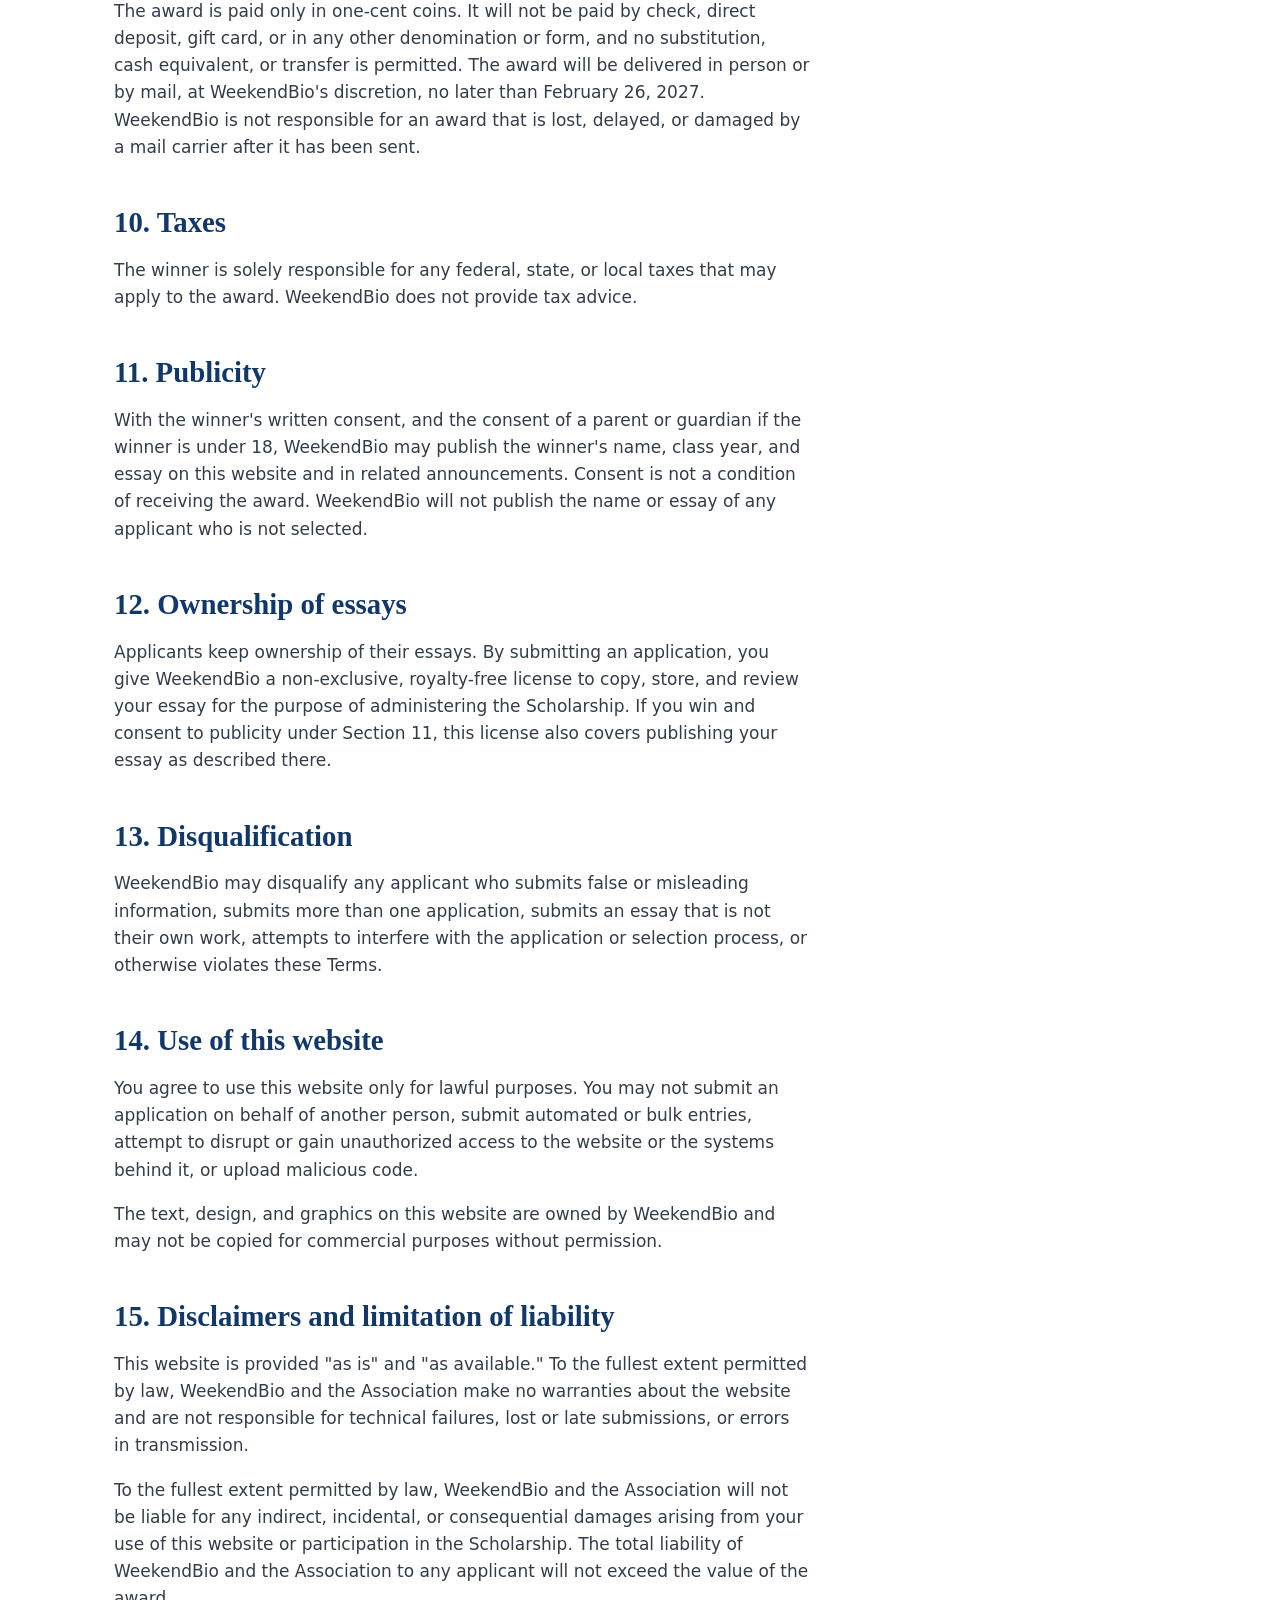
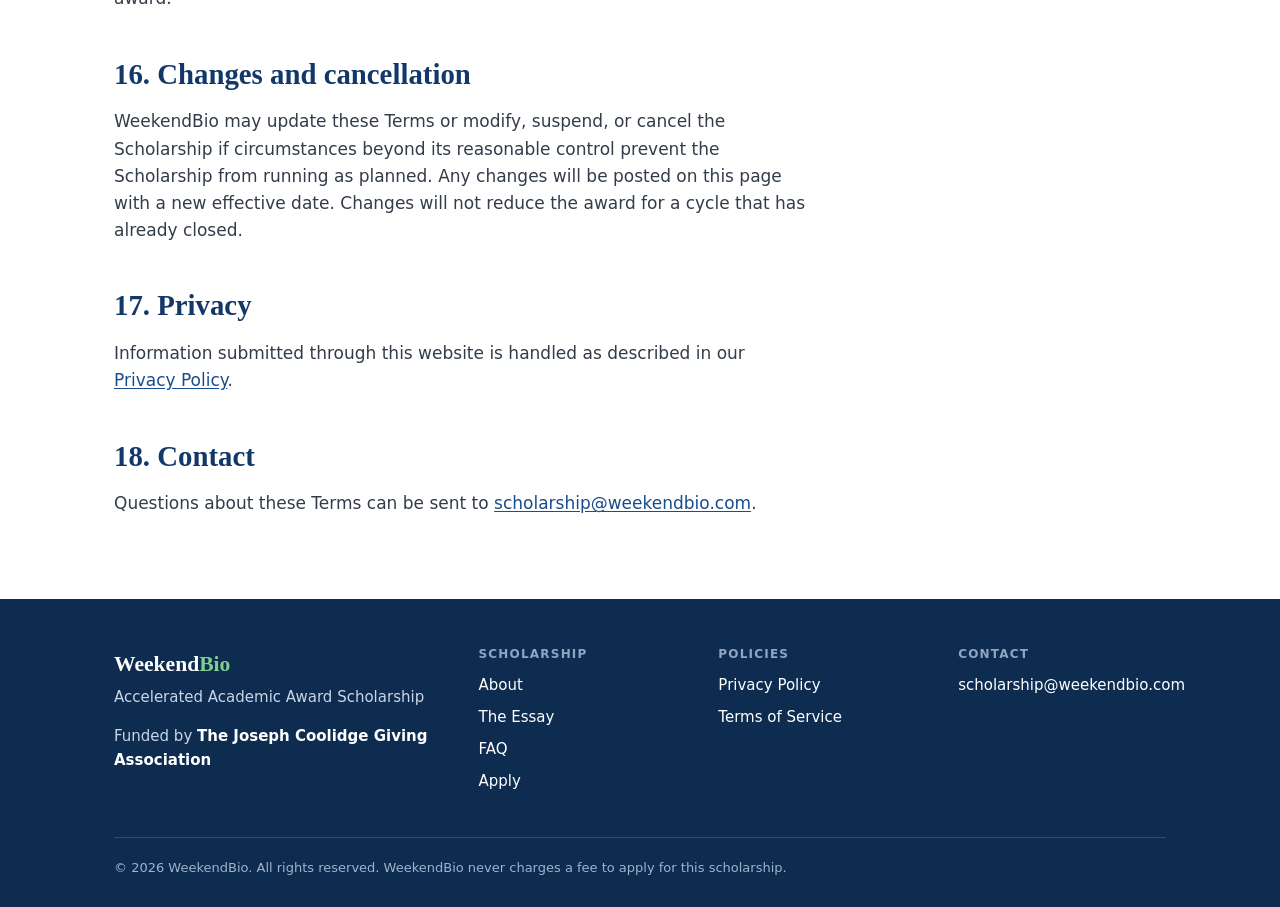
<file: terms.html>
<!DOCTYPE html>
<html lang="en">
<head>
  <meta charset="utf-8">
  <meta name="viewport" content="width=device-width, initial-scale=1">
  <title>Terms of Service and Official Rules | WeekendBio Scholarship</title>
  <meta name="description" content="Terms of Service and Official Rules for the WeekendBio Accelerated Academic Award Scholarship, including eligibility, essay requirements, selection, and the award.">
  <link rel="icon" href="favicon.svg" type="image/svg+xml">
  <link rel="stylesheet" href="styles.css">
</head>
<body>
  <a class="skip" href="#main">Skip to main content</a>

  <div class="notice">
    <div class="wrap">2026–27 applications are open through December 31, 2026. <a href="apply.html">Apply now</a></div>
  </div>

  <header class="site-header">
    <div class="wrap header-inner">
      <a class="brand" href="index.html">
        <svg viewBox="0 0 36 36" aria-hidden="true"><circle cx="18" cy="18" r="17" fill="#1a4d8f"/><circle cx="18" cy="18" r="11.5" fill="none" stroke="#fff" stroke-width="2"/><circle cx="18" cy="18" r="5" fill="#5cb96f"/></svg>
        <span class="brand-text">
          <span class="brand-name">Weekend<span>Bio</span></span>
          <span class="brand-sub">Scholarship Program</span>
        </span>
      </a>
      <nav class="site-nav" aria-label="Main">
        <ul>
          <li><a href="index.html">Home</a></li>
          <li><a href="about.html">About</a></li>
          <li><a href="essay.html">The Essay</a></li>
          <li><a href="faq.html">FAQ</a></li>
          <li><a class="nav-apply" href="apply.html">Apply</a></li>
        </ul>
      </nav>
    </div>
  </header>

  <main id="main">
    <div class="page-head">
      <div class="wrap">
        <p class="kicker">Policies</p>
        <h1>Terms of Service and Official Rules</h1>
        <p class="doc-meta">Effective September 28, 2026 · Applies to the 2026–27 award cycle</p>
      </div>
    </div>

    <div class="wrap content-layout">
      <div class="prose">
        <p>These Terms of Service and Official Rules (the "Terms") govern your use of this website and your participation in the Accelerated Academic Award Scholarship (the "Scholarship"). By using this website or submitting an application, you agree to these Terms. If you do not agree, do not use this website or apply.</p>

        <h2 id="sponsor">1. Sponsor and funding</h2>
        <p>The Scholarship is sponsored and administered by WeekendBio ("WeekendBio," "we," "us"). The award is funded by The Joseph Coolidge Giving Association (the "Association").</p>

        <h2 id="no-fee">2. No fee or purchase required</h2>
        <p>There is no fee to apply, and no purchase or payment of any kind is required to apply or to win. WeekendBio will never ask an applicant for bank account, credit card, or other payment information.</p>

        <h2 id="eligibility">3. Eligibility</h2>
        <p>To be eligible, an applicant must, at the time of application:</p>
        <ul>
          <li>Be currently enrolled in a high school (grades 9 through 12), college, or university, including homeschool programs at the high school level;</li>
          <li>Be a legal resident of the United States;</li>
          <li>Be at least 13 years of age; and</li>
          <li>If under 18, have permission from a parent or legal guardian to apply.</li>
        </ul>
        <p>Employees of WeekendBio and of the Association, members of the selection committee, and the immediate family members and household members of each, are not eligible. The Scholarship is void where prohibited or restricted by law.</p>

        <h2 id="period">4. Application period</h2>
        <p>The application period for the 2026–27 cycle begins September 28, 2026 and ends at 11:59 p.m. Eastern Time on December 31, 2026. Applications received after the deadline will not be considered for any reason. The time an application is received by WeekendBio's systems is the official time of submission.</p>

        <h2 id="how-to-apply">5. How to apply</h2>
        <p>Applicants must complete the online application at <a href="apply.html">the application page</a>, which requires a full name, expected graduation year, email address, essay of at least ten words, and certification. Incomplete applications will not be considered.</p>
        <p>Each person may submit one application per cycle. If more than one application is received from the same person, only the first will be considered. Applications cannot be edited, replaced, or supplemented after submission.</p>

        <h2 id="essay">6. Essay requirements</h2>
        <p>Each essay must:</p>
        <ul>
          <li>Contain at least ten (10) words, as counted under the rules published on <a href="essay.html">The Essay</a> page. There is no maximum length. An essay containing fewer than ten (10) words is disqualified immediately, will not be read or scored, and may not be revised or resubmitted;</li>
          <li>Be written in English;</li>
          <li>Respond to the 2026–27 prompt: "In ten words or more, describe the future you are working toward.";</li>
          <li>Be the applicant's own original work, not written or substantially edited by another person or produced with an artificial intelligence writing tool;</li>
          <li>Be plain text, without a title, emoji, links, or formatting; and</li>
          <li>Not contain material that is obscene, defamatory, discriminatory, or that infringes the rights of any other person.</li>
        </ul>
        <p>Essays that do not meet every requirement are disqualified before scoring.</p>

        <h2 id="selection">7. Selection</h2>
        <p>After the application period closes, applications are reviewed for eligibility and compliance with these Terms. Eligible essays are reviewed by a selection committee appointed by WeekendBio, with applicant names and email addresses removed. Essays are scored on originality (30%), precision (25%), clarity (25%), and responsiveness to the prompt (20%). The highest-scoring eligible essay is selected. Ties are resolved by a second vote of the full committee.</p>
        <p>Decisions of the selection committee are final. WeekendBio is not required to make an award if no eligible applications are received.</p>

        <h2 id="notification">8. Winner notification and verification</h2>
        <p>The potential winner will be notified by email at the address provided in the application no later than January 29, 2027. To receive the award, the potential winner must respond within fourteen (14) days of notification and provide a mailing address in the United States. WeekendBio may request proof of enrollment and age. If the potential winner is under 18, a parent or guardian must also confirm the winner's eligibility and consent.</p>
        <p>If the potential winner does not respond in time, cannot be verified as eligible, or does not comply with these Terms, the award may be forfeited and an alternate winner selected from the remaining eligible essays.</p>

        <h2 id="award">9. The award</h2>
        <p>One (1) award will be made for the 2026–27 cycle. The award consists of one dollar and thirty-nine cents ($1.39), paid as one hundred thirty-nine (139) United States one-cent coins.</p>
        <p>The award is paid only in one-cent coins. It will not be paid by check, direct deposit, gift card, or in any other denomination or form, and no substitution, cash equivalent, or transfer is permitted. The award will be delivered in person or by mail, at WeekendBio's discretion, no later than February 26, 2027. WeekendBio is not responsible for an award that is lost, delayed, or damaged by a mail carrier after it has been sent.</p>

        <h2 id="taxes">10. Taxes</h2>
        <p>The winner is solely responsible for any federal, state, or local taxes that may apply to the award. WeekendBio does not provide tax advice.</p>

        <h2 id="publicity">11. Publicity</h2>
        <p>With the winner's written consent, and the consent of a parent or guardian if the winner is under 18, WeekendBio may publish the winner's name, class year, and essay on this website and in related announcements. Consent is not a condition of receiving the award. WeekendBio will not publish the name or essay of any applicant who is not selected.</p>

        <h2 id="ownership">12. Ownership of essays</h2>
        <p>Applicants keep ownership of their essays. By submitting an application, you give WeekendBio a non-exclusive, royalty-free license to copy, store, and review your essay for the purpose of administering the Scholarship. If you win and consent to publicity under Section 11, this license also covers publishing your essay as described there.</p>

        <h2 id="disqualification">13. Disqualification</h2>
        <p>WeekendBio may disqualify any applicant who submits false or misleading information, submits more than one application, submits an essay that is not their own work, attempts to interfere with the application or selection process, or otherwise violates these Terms.</p>

        <h2 id="website">14. Use of this website</h2>
        <p>You agree to use this website only for lawful purposes. You may not submit an application on behalf of another person, submit automated or bulk entries, attempt to disrupt or gain unauthorized access to the website or the systems behind it, or upload malicious code.</p>
        <p>The text, design, and graphics on this website are owned by WeekendBio and may not be copied for commercial purposes without permission.</p>

        <h2 id="liability">15. Disclaimers and limitation of liability</h2>
        <p>This website is provided "as is" and "as available." To the fullest extent permitted by law, WeekendBio and the Association make no warranties about the website and are not responsible for technical failures, lost or late submissions, or errors in transmission.</p>
        <p>To the fullest extent permitted by law, WeekendBio and the Association will not be liable for any indirect, incidental, or consequential damages arising from your use of this website or participation in the Scholarship. The total liability of WeekendBio and the Association to any applicant will not exceed the value of the award.</p>

        <h2 id="changes">16. Changes and cancellation</h2>
        <p>WeekendBio may update these Terms or modify, suspend, or cancel the Scholarship if circumstances beyond its reasonable control prevent the Scholarship from running as planned. Any changes will be posted on this page with a new effective date. Changes will not reduce the award for a cycle that has already closed.</p>

        <h2 id="privacy">17. Privacy</h2>
        <p>Information submitted through this website is handled as described in our <a href="privacy.html">Privacy Policy</a>.</p>

        <h2 id="contact">18. Contact</h2>
        <p>Questions about these Terms can be sent to <a href="mailto:scholarship@weekendbio.com">scholarship@weekendbio.com</a>.</p>
      </div>

      <aside>
        <div class="sticky">
          <nav class="side-box toc" aria-label="On this page">
            <h2>On this page</h2>
            <ol>
              <li><a href="#sponsor">Sponsor and funding</a></li>
              <li><a href="#no-fee">No fee or purchase required</a></li>
              <li><a href="#eligibility">Eligibility</a></li>
              <li><a href="#period">Application period</a></li>
              <li><a href="#how-to-apply">How to apply</a></li>
              <li><a href="#essay">Essay requirements</a></li>
              <li><a href="#selection">Selection</a></li>
              <li><a href="#notification">Winner notification</a></li>
              <li><a href="#award">The award</a></li>
              <li><a href="#taxes">Taxes</a></li>
              <li><a href="#publicity">Publicity</a></li>
              <li><a href="#ownership">Ownership of essays</a></li>
              <li><a href="#disqualification">Disqualification</a></li>
              <li><a href="#website">Use of this website</a></li>
              <li><a href="#liability">Disclaimers and liability</a></li>
              <li><a href="#changes">Changes and cancellation</a></li>
              <li><a href="#privacy">Privacy</a></li>
              <li><a href="#contact">Contact</a></li>
            </ol>
          </nav>
        </div>
      </aside>
    </div>
  </main>

  <footer class="site-footer">
    <div class="wrap">
      <div class="footer-grid">
        <div>
          <p class="footer-brand">Weekend<span>Bio</span></p>
          <p>Accelerated Academic Award Scholarship</p>
          <p class="footer-funder">Funded by <strong>The Joseph Coolidge Giving Association</strong></p>
        </div>
        <div>
          <h2>Scholarship</h2>
          <ul>
            <li><a href="about.html">About</a></li>
            <li><a href="essay.html">The Essay</a></li>
            <li><a href="faq.html">FAQ</a></li>
            <li><a href="apply.html">Apply</a></li>
          </ul>
        </div>
        <div>
          <h2>Policies</h2>
          <ul>
            <li><a href="privacy.html">Privacy Policy</a></li>
            <li><a href="terms.html" aria-current="page">Terms of Service</a></li>
          </ul>
        </div>
        <div>
          <h2>Contact</h2>
          <ul>
            <li><a href="mailto:scholarship@weekendbio.com">scholarship@weekendbio.com</a></li>
          </ul>
        </div>
      </div>
      <p class="footer-legal">© 2026 WeekendBio. All rights reserved. WeekendBio never charges a fee to apply for this scholarship.</p>
    </div>
  </footer>
</body>
</html>
</file>
<file: styles.css>
:root {
  --blue: #1a4d8f;
  --blue-dark: #12386a;
  --navy: #0e2b50;
  --blue-tint: #eef3f9;
  --green: #2b7a3d;
  --green-dark: #1f5e2e;
  --green-tint: #edf6ef;
  --ink: #1c2430;
  --body: #333d4a;
  --muted: #56616f;
  --line: #d8dfe7;
  --field: #a9b5c2;
  --error: #b3261e;
  --error-tint: #fbeeed;
  --serif: Charter, "Bitstream Charter", "Sitka Text", Cambria, Georgia, serif;
  --sans: system-ui, -apple-system, "Segoe UI", Roboto, "Helvetica Neue", Arial, sans-serif;
}

*, *::before, *::after { box-sizing: border-box; }

[hidden] { display: none !important; }

html { -webkit-text-size-adjust: 100%; }

body {
  margin: 0;
  background: #fff;
  color: var(--ink);
  font-family: var(--sans);
  font-size: 17px;
  line-height: 1.6;
}

a { color: var(--blue); text-underline-offset: 2px; }
a:hover { color: var(--blue-dark); }

h1, h2, h3 {
  font-family: var(--serif);
  color: var(--blue-dark);
  line-height: 1.2;
  margin: 0 0 .6em;
}
h1 { font-size: clamp(2rem, 1.4rem + 2.6vw, 2.9rem); letter-spacing: -.01em; }
h2 { font-size: clamp(1.45rem, 1.2rem + 1vw, 1.8rem); }
h3 { font-size: 1.2rem; }

p { margin: 0 0 1em; }

.wrap { max-width: 1100px; margin: 0 auto; padding-left: 24px; padding-right: 24px; }

.sr-only {
  position: absolute;
  width: 1px;
  height: 1px;
  margin: -1px;
  padding: 0;
  overflow: hidden;
  clip: rect(0 0 0 0);
  white-space: nowrap;
  border: 0;
}

.skip {
  position: absolute;
  left: -9999px;
  top: 8px;
  background: #fff;
  color: var(--blue);
  padding: 8px 14px;
  z-index: 10;
}
.skip:focus { left: 8px; }

/* Notice bar */

.notice {
  background: var(--navy);
  color: #fff;
  font-size: 14px;
  padding: 8px 0;
  text-align: center;
}
.notice a { color: #fff; font-weight: 600; }

/* Header */

.site-header { border-bottom: 1px solid var(--line); background: #fff; }

.header-inner {
  display: flex;
  align-items: center;
  justify-content: space-between;
  flex-wrap: wrap;
  gap: 14px 32px;
  padding-top: 18px;
  padding-bottom: 18px;
}

.brand {
  display: inline-flex;
  align-items: center;
  gap: 12px;
  text-decoration: none;
}
.brand svg { width: 36px; height: 36px; flex: none; }
.brand-text { display: flex; flex-direction: column; line-height: 1.1; }
.brand-name {
  font-family: var(--serif);
  font-size: 1.55rem;
  font-weight: 700;
  color: var(--blue);
}
.brand-name span { color: var(--green); }
.brand-sub {
  font-size: 12px;
  letter-spacing: .1em;
  text-transform: uppercase;
  color: var(--muted);
  margin-top: 4px;
}

.site-nav ul {
  list-style: none;
  margin: 0;
  padding: 0;
  display: flex;
  flex-wrap: wrap;
  align-items: center;
  gap: 6px 26px;
}
.site-nav a {
  color: var(--ink);
  text-decoration: none;
  font-size: 15px;
  font-weight: 600;
  padding: 6px 0;
  border-bottom: 2px solid transparent;
}
.site-nav a:hover { color: var(--blue); }
.site-nav a[aria-current="page"] { color: var(--blue); border-bottom-color: var(--green); }
.site-nav a.nav-apply {
  background: var(--green);
  color: #fff;
  padding: 8px 18px;
  border-radius: 4px;
  border-bottom: 0;
}
.site-nav a.nav-apply:hover { background: var(--green-dark); }

/* Buttons */

.btn {
  display: inline-block;
  padding: 12px 22px;
  border: 2px solid transparent;
  border-radius: 4px;
  font: inherit;
  font-size: 16px;
  font-weight: 600;
  line-height: 1.3;
  text-decoration: none;
  cursor: pointer;
}
.btn-primary { background: var(--green); color: #fff; }
.btn-primary:hover { background: var(--green-dark); color: #fff; }
.btn-primary:disabled { background: #7a9d82; cursor: default; }
.btn-secondary { background: #fff; color: var(--blue); border-color: var(--blue); }
.btn-secondary:hover { background: var(--blue-tint); }

.actions { display: flex; flex-wrap: wrap; gap: 12px; margin-top: 28px; }

/* Shared page pieces */

.kicker {
  font-size: 13px;
  font-weight: 700;
  letter-spacing: .08em;
  text-transform: uppercase;
  color: var(--green);
  margin: 0 0 10px;
}

.lede { font-size: 1.15rem; color: var(--body); }

.page-head {
  background: var(--blue-tint);
  border-bottom: 1px solid var(--line);
  padding: 48px 0 40px;
}
.page-head h1 { margin-bottom: 12px; }
.page-head .lede { max-width: 700px; margin: 0; }

.section { padding: 60px 0; }
.section + .section { border-top: 1px solid var(--line); }
.section-tint { background: var(--green-tint); }
.section-tint + .section, .section + .section-tint { border-top: 0; }
.section-lede { color: var(--muted); max-width: 640px; margin-bottom: 28px; }

.narrow { max-width: 780px; }

.two-col {
  display: grid;
  grid-template-columns: minmax(0, 1fr) minmax(0, 1.4fr);
  gap: 48px;
  align-items: start;
}

/* Home: intro */

.intro {
  display: grid;
  grid-template-columns: minmax(0, 1.35fr) minmax(0, 1fr);
  gap: 56px;
  align-items: start;
  padding-top: 64px;
  padding-bottom: 64px;
}
.intro .lede { max-width: 600px; }

.award-card {
  border: 1px solid var(--line);
  border-top: 5px solid var(--green);
  padding: 28px 28px 20px;
  background: #fff;
}
.award-label {
  font-size: 13px;
  font-weight: 700;
  letter-spacing: .08em;
  text-transform: uppercase;
  color: var(--muted);
  margin: 0;
}
.award-amount {
  font-family: var(--serif);
  font-size: clamp(3.4rem, 2.6rem + 3vw, 4.6rem);
  font-weight: 700;
  color: var(--green-dark);
  line-height: 1;
  margin: 8px 0 10px;
}
.award-note { color: var(--body); margin-bottom: 0; }

.facts { margin: 20px 0 0; border-top: 1px solid var(--line); }
.facts div {
  display: flex;
  justify-content: space-between;
  gap: 16px;
  padding: 10px 0;
  border-bottom: 1px solid var(--line);
  font-size: 15px;
}
.facts div:last-child { border-bottom: 0; }
.facts dt { color: var(--muted); }
.facts dd { margin: 0; font-weight: 600; text-align: right; }

/* Home: requirements */

.req-grid {
  display: grid;
  grid-template-columns: minmax(0, 1fr) minmax(0, 1.2fr);
  gap: 24px;
  align-items: stretch;
}
.req-basic { list-style: none; margin: 0; padding: 0; display: grid; gap: 12px; }
.req-basic li,
.req-essay {
  display: flex;
  gap: 16px;
  border: 1px solid var(--line);
  padding: 18px 20px;
  background: #fff;
}
.req-basic h3, .req-essay h3 { margin: 0 0 4px; }
.req-basic p { margin: 0; color: var(--muted); font-size: 15px; }
.req-num {
  flex: none;
  width: 32px;
  height: 32px;
  border-radius: 50%;
  background: var(--blue-tint);
  color: var(--blue);
  font-weight: 700;
  display: grid;
  place-items: center;
  font-size: 15px;
}
.req-essay { border: 2px solid var(--green); background: var(--green-tint); padding: 24px; }
.req-essay .req-num { background: var(--green); color: #fff; }
.req-essay h3 { font-size: 1.45rem; }
.req-tag {
  display: inline-block;
  font-size: 12px;
  font-weight: 700;
  letter-spacing: .06em;
  text-transform: uppercase;
  color: var(--green-dark);
  margin-bottom: 10px;
}

/* Prompt */

.prompt {
  margin: 0 0 24px;
  border-left: 5px solid var(--green);
  background: #fff;
  padding: 24px 28px;
  font-family: var(--serif);
  font-size: clamp(1.3rem, 1.1rem + 1vw, 1.7rem);
  line-height: 1.35;
  color: var(--blue-dark);
}
.section:not(.section-tint) .prompt { background: var(--green-tint); }

.callout {
  border: 2px solid var(--blue-dark);
  border-left-width: 8px;
  background: #fff;
  padding: 16px 20px;
  margin: 0 0 24px;
  color: var(--body);
}
.callout p { margin: 0; }
.callout strong:first-child {
  display: block;
  font-family: var(--serif);
  font-size: 1.2rem;
  color: var(--blue-dark);
  margin-bottom: 4px;
}

/* Tables */

table { width: 100%; border-collapse: collapse; font-size: 16px; }
th, td { text-align: left; padding: 12px 14px 12px 0; border-bottom: 1px solid var(--line); vertical-align: top; }
thead th {
  font-size: 13px;
  letter-spacing: .06em;
  text-transform: uppercase;
  color: var(--muted);
  border-bottom: 2px solid var(--line);
}
tbody th { font-weight: 600; color: var(--ink); }
td:last-child, th:last-child { padding-right: 0; }
.table-scroll { overflow-x: auto; }

/* Funder band */

.funder { background: var(--blue-tint); border-top: 1px solid var(--line); border-bottom: 1px solid var(--line); padding: 44px 0; text-align: center; }
.funder-label {
  font-size: 13px;
  font-weight: 700;
  letter-spacing: .1em;
  text-transform: uppercase;
  color: var(--green-dark);
  margin: 0 0 6px;
}
.funder-name {
  font-family: var(--serif);
  font-size: clamp(1.4rem, 1.1rem + 1.4vw, 2rem);
  font-weight: 700;
  color: var(--blue-dark);
  margin: 0 0 8px;
}
.funder-text { color: var(--muted); margin: 0 auto; max-width: 560px; }

.cta-inner {
  display: flex;
  align-items: center;
  justify-content: space-between;
  flex-wrap: wrap;
  gap: 20px 40px;
}
.cta-inner h2 { margin-bottom: 6px; }
.cta-inner p { margin: 0; color: var(--muted); }

/* Prose + side content */

.content-layout {
  display: grid;
  grid-template-columns: minmax(0, 1fr) 300px;
  gap: 56px;
  align-items: start;
  padding-top: 52px;
  padding-bottom: 64px;
}

.prose { max-width: 740px; color: var(--body); }
.prose h2 { margin-top: 44px; }
.prose h2:first-child { margin-top: 0; }
.prose h3 { margin-top: 28px; }
.prose ul, .prose ol { padding-left: 1.3em; margin: 0 0 1em; }
.prose li { margin-bottom: .45em; }
.prose table { margin: 8px 0 24px; }

.side-box {
  border: 1px solid var(--line);
  padding: 22px 24px;
  margin-bottom: 20px;
  background: #fff;
}
.side-box h2 {
  font-family: var(--sans);
  font-size: 13px;
  letter-spacing: .08em;
  text-transform: uppercase;
  color: var(--muted);
  margin-bottom: 10px;
}
.side-box p:last-child, .side-box ul:last-child, .side-box dl:last-child { margin-bottom: 0; }
.side-box ul { padding-left: 1.2em; margin: 0 0 1em; }
.side-box li { margin-bottom: .35em; }
.side-box .facts { margin-top: 0; border-top: 0; }
.side-box-accent { border-top: 4px solid var(--green); }
.side-amount {
  font-family: var(--serif);
  font-size: 2.6rem;
  font-weight: 700;
  color: var(--green-dark);
  line-height: 1;
  margin: 0 0 8px;
}

.sticky { position: sticky; top: 24px; }

/* Essay page */

.counted {
  font-family: var(--serif);
  font-size: 1.25rem;
  color: var(--blue-dark);
  line-height: 2.2;
  margin: 8px 0 6px;
}
.counted span { white-space: nowrap; margin-right: .25em; }
.counted sup {
  font-family: var(--sans);
  font-size: 11px;
  font-weight: 700;
  color: var(--green);
  margin-left: 2px;
}
.caption { font-size: 14px; color: var(--muted); }

.criteria td:nth-child(2), .criteria th:nth-child(2) { white-space: nowrap; }

/* FAQ */

.faq-group + .faq-group { margin-top: 48px; }
.faq-item { border-top: 1px solid var(--line); padding: 20px 0 6px; }
.faq-item h3 { font-size: 1.12rem; margin-bottom: 8px; }

/* Legal documents */

.doc-meta { color: var(--muted); font-size: 15px; margin-top: 10px; }
.toc ol { padding-left: 1.3em; margin: 0; font-size: 15px; }
.toc li { margin-bottom: .35em; }
.toc a { text-decoration: none; }
.toc a:hover { text-decoration: underline; }
.prose h2[id] { scroll-margin-top: 16px; }

/* Application form */

.application { max-width: 700px; }

.form-part {
  border: 1px solid var(--line);
  margin: 0 0 28px;
  padding: 26px 28px 8px;
  min-width: 0;
}
.form-part legend {
  float: left;
  width: 100%;
  padding: 0;
  margin: 0 0 18px;
  font-family: var(--serif);
  font-size: 1.3rem;
  font-weight: 700;
  color: var(--blue-dark);
}
.form-part legend + * { clear: both; }
.part-num {
  font-family: var(--sans);
  font-size: 12px;
  font-weight: 700;
  letter-spacing: .08em;
  text-transform: uppercase;
  color: var(--green);
  display: block;
}
.form-part-essay { border: 2px solid var(--green); }
.form-part-essay .prompt { background: var(--green-tint); font-size: 1.35rem; padding: 18px 22px; margin-bottom: 18px; }
.prompt-label {
  font-family: var(--sans);
  font-size: 12px;
  font-weight: 700;
  letter-spacing: .08em;
  text-transform: uppercase;
  color: var(--green-dark);
  margin: 0 0 4px;
}
.prompt-text { margin: 0; }

.essay-rules { margin: 0 0 22px; padding-left: 1.2em; color: var(--body); font-size: 15px; }
.essay-rules li { margin-bottom: .3em; }

.field { margin-bottom: 22px; }
.field label { display: block; font-weight: 600; margin-bottom: 4px; }
.hint { font-size: 14px; color: var(--muted); margin: 0 0 8px; }

input[type="text"], input[type="email"], select, textarea {
  display: block;
  width: 100%;
  font: inherit;
  color: var(--ink);
  background: #fff;
  border: 1px solid var(--field);
  border-radius: 4px;
  padding: 10px 12px;
}
select { appearance: auto; }
textarea { min-height: 110px; resize: vertical; font-family: var(--serif); font-size: 1.15rem; line-height: 1.5; }
input:focus, select:focus, textarea:focus, .check input:focus-visible, .btn:focus-visible, a:focus-visible {
  outline: 3px solid rgba(26, 77, 143, .35);
  outline-offset: 1px;
}
input:focus, select:focus, textarea:focus { border-color: var(--blue); }

.has-error input, .has-error select, .has-error textarea { border-color: var(--error); }
.error { color: var(--error); font-size: 14px; font-weight: 600; margin: 6px 0 0; }

.counter {
  display: flex;
  align-items: center;
  flex-wrap: wrap;
  gap: 8px 16px;
  margin-top: 10px;
}
.meter { display: flex; gap: 4px; }
.meter span { width: 22px; height: 8px; border-radius: 2px; background: #dfe5ec; }
.meter span.filled { background: var(--blue); }
.meter[data-state="ok"] span { background: var(--green); }
.count { margin: 0; font-size: 14px; color: var(--muted); }
.count[data-state="ok"] { color: var(--green-dark); font-weight: 700; }
.count[data-state="short"] { color: var(--error); font-weight: 700; }

.check { display: flex; gap: 12px; align-items: flex-start; margin-bottom: 18px; }
.check input { width: 18px; height: 18px; margin: 4px 0 0; flex: none; accent-color: var(--green); }
.check label { font-size: 15px; color: var(--body); }
.check .error { margin-top: 4px; }
.check-body { flex: 1; min-width: 0; }

.submit-row { display: flex; align-items: center; flex-wrap: wrap; gap: 12px 20px; }
.submit-note { margin: 0; font-size: 14px; color: var(--muted); }

.form-status {
  margin-top: 20px;
  padding: 14px 16px;
  border: 1px solid var(--error);
  background: var(--error-tint);
  color: var(--error);
  font-size: 15px;
}

.hp { position: absolute; left: -9999px; width: 1px; height: 1px; overflow: hidden; }

.confirmation {
  max-width: 700px;
  border: 1px solid var(--green);
  border-top: 5px solid var(--green);
  background: var(--green-tint);
  padding: 28px 30px 12px;
}
.confirmation:focus { outline: none; }

/* Footer */

.site-footer { background: var(--navy); color: #c9d6e6; padding: 48px 0 28px; font-size: 15px; }
.site-footer a { color: #fff; text-decoration: none; }
.site-footer a:hover { text-decoration: underline; color: #fff; }
.footer-grid {
  display: grid;
  grid-template-columns: minmax(0, 1.6fr) repeat(3, minmax(0, 1fr));
  gap: 32px;
}
.footer-brand { font-family: var(--serif); font-size: 1.35rem; font-weight: 700; color: #fff; margin: 0 0 4px; }
.footer-brand span { color: #7fd08f; }
.footer-funder { margin-top: 14px; }
.footer-funder strong { color: #fff; font-weight: 600; }
.site-footer h2 {
  font-family: var(--sans);
  font-size: 12px;
  letter-spacing: .1em;
  text-transform: uppercase;
  color: #8fa6c2;
  margin: 0 0 12px;
}
.site-footer ul { list-style: none; margin: 0; padding: 0; }
.site-footer li { margin-bottom: 8px; }
.footer-legal {
  border-top: 1px solid rgba(255, 255, 255, .15);
  margin: 36px 0 0;
  padding-top: 20px;
  font-size: 13px;
  color: #9fb3cb;
}

/* Responsive */

@media (max-width: 900px) {
  .intro, .two-col, .req-grid, .content-layout { grid-template-columns: minmax(0, 1fr); }
  .intro { gap: 36px; padding-top: 44px; padding-bottom: 48px; }
  .two-col { gap: 20px; }
  .content-layout { gap: 36px; padding-top: 40px; }
  .sticky { position: static; }
  .footer-grid { grid-template-columns: repeat(2, minmax(0, 1fr)); }
  .footer-grid > :first-child { grid-column: 1 / -1; }
}

@media (max-width: 600px) {
  body { font-size: 16px; }
  .wrap { padding-left: 16px; padding-right: 16px; }
  .site-nav ul { gap: 6px 18px; }
  .site-nav a { font-size: 14px; }
  .site-nav a.nav-apply { padding: 7px 14px; }
  .section { padding: 44px 0; }
  .page-head { padding: 36px 0 30px; }
  .award-card { padding: 22px 20px 14px; }
  .form-part { padding: 20px 16px 4px; }
  .prompt { padding: 18px 18px; }
  .confirmation { padding: 22px 18px 8px; }
  .footer-grid { grid-template-columns: minmax(0, 1fr); gap: 24px; }
}
</file>
